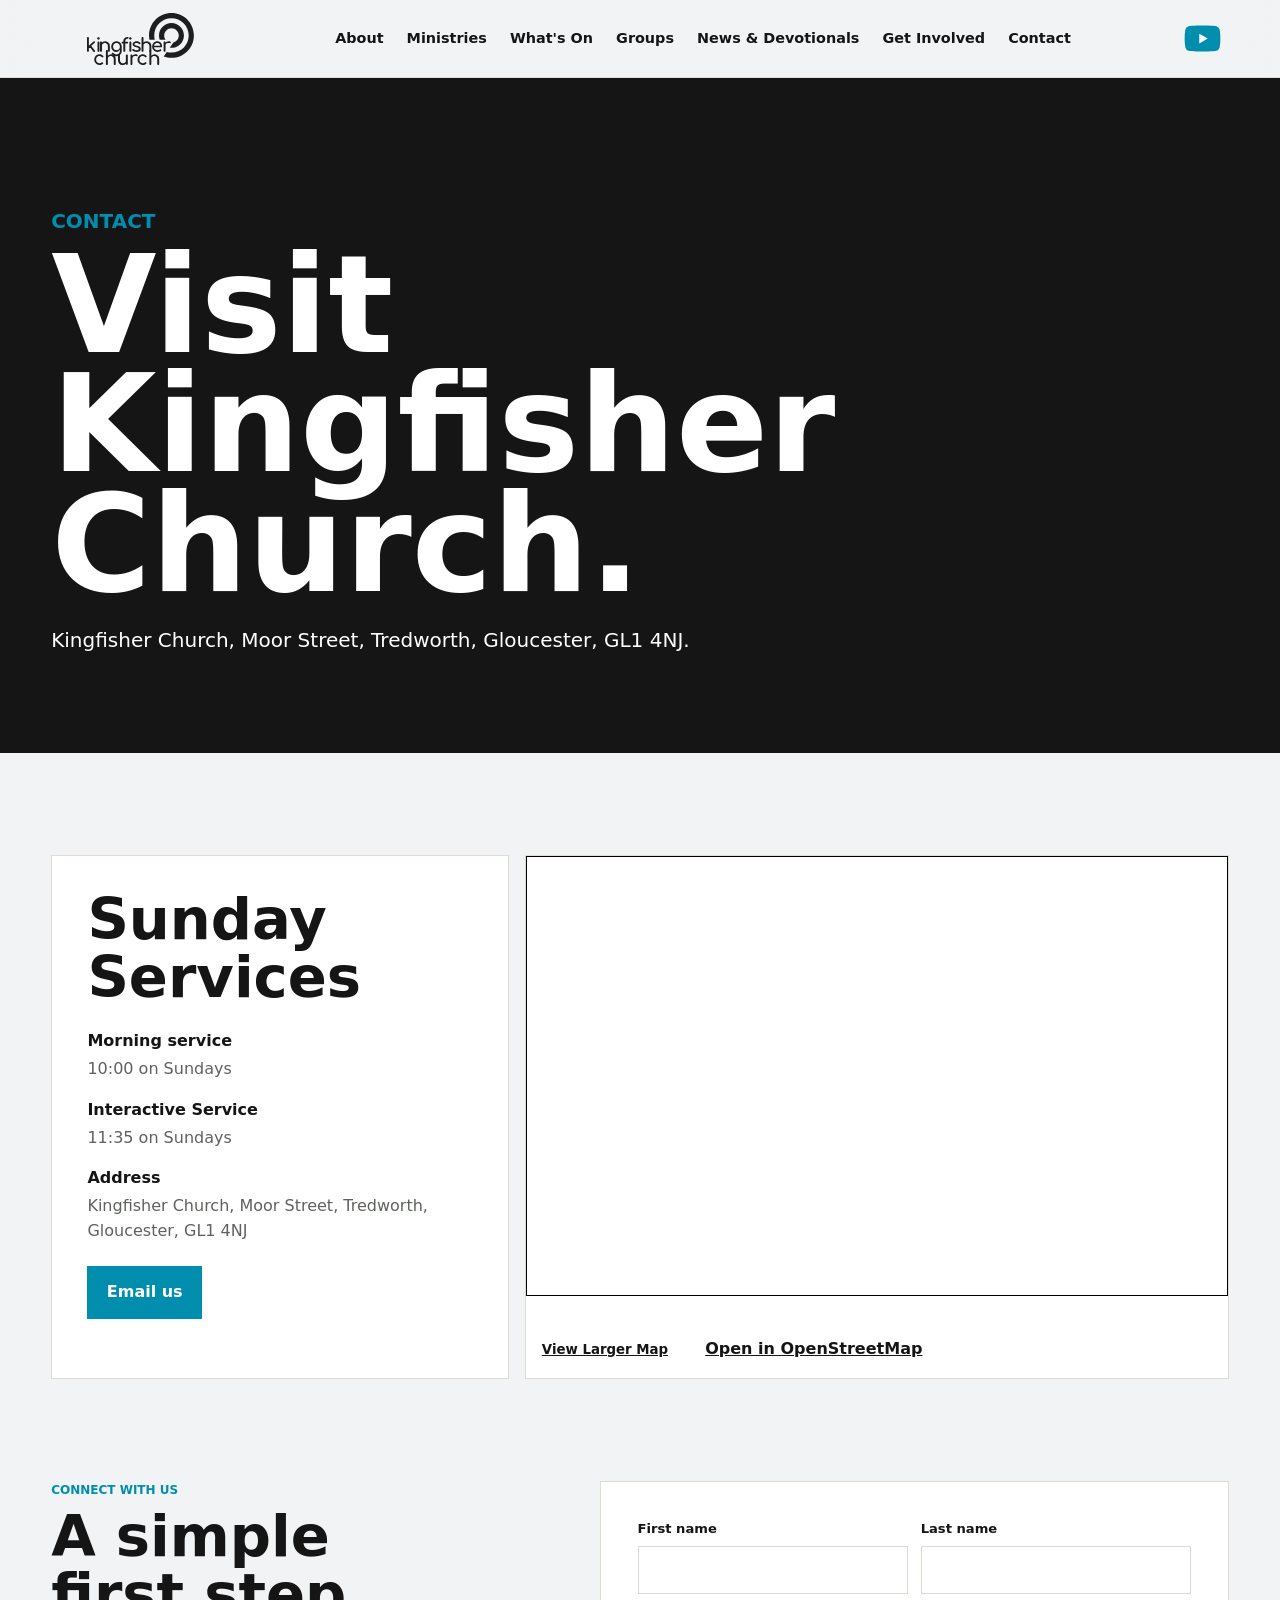
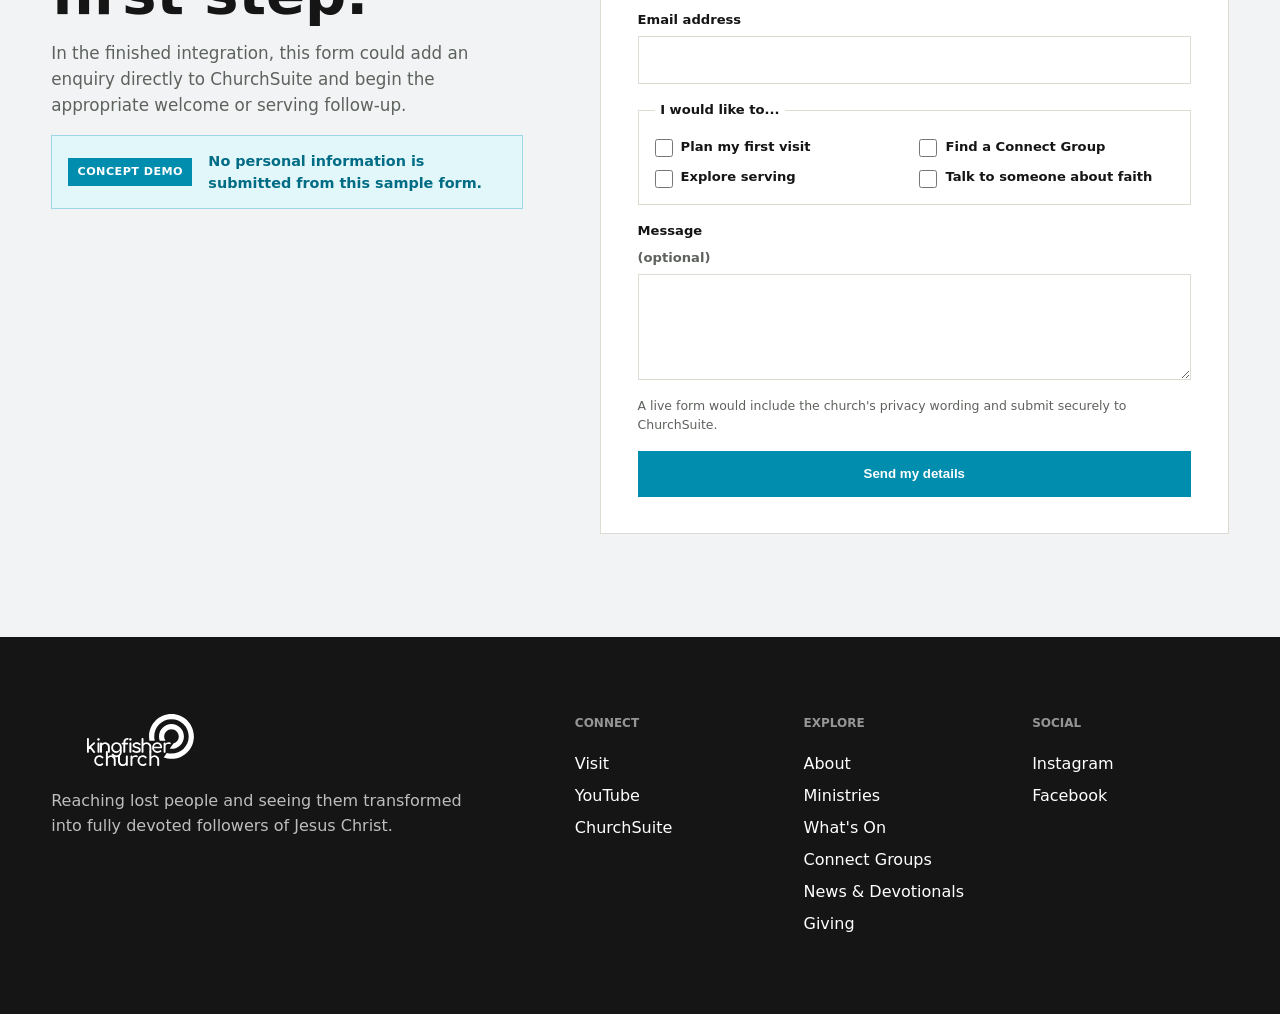
<file: contact.html>
<!doctype html>
<html lang="en">
  <head>
    <meta charset="utf-8" />
    <meta name="viewport" content="width=device-width, initial-scale=1" />
    <title>Contact | Kingfisher Church</title>
    <link rel="stylesheet" href="assets/css/styles.css" />
    <script src="assets/js/content.js" defer></script>
    <script src="assets/js/main.js?v=5" defer></script>
    <script src="assets/js/churchsuite-demo.js" defer></script>
  </head>
  <body data-page="contact">
    <a class="skip-link" href="#main">Skip to content</a>
    <header class="site-header" data-header></header>
    <div class="mobile-menu" id="mobile-menu" aria-hidden="true" data-mobile-menu></div>

    <main id="main">
      <section class="page-hero compact-hero">
        <p class="eyebrow">Contact</p>
        <h1>Visit Kingfisher Church.</h1>
        <p>Kingfisher Church, Moor Street, Tredworth, Gloucester, GL1 4NJ.</p>
      </section>

      <section class="contact-layout">
        <div class="contact-card">
          <h2>Sunday Services</h2>
          <dl>
            <div>
              <dt>Morning service</dt>
              <dd>10:00 on Sundays</dd>
            </div>
            <div>
              <dt>Interactive Service</dt>
              <dd>11:35 on Sundays</dd>
            </div>
            <div>
              <dt>Address</dt>
              <dd>Kingfisher Church, Moor Street, Tredworth, Gloucester, GL1 4NJ</dd>
            </div>
          </dl>
          <a class="button" href="mailto:hello@kingfisherchurch.org.uk">Email us</a>
        </div>
        <div class="map-wrap">
         <iframe width="425" height="350" src="https://www.openstreetmap.org/export/embed.html?bbox=-2.2395586967468266%2C51.85136086272418%2C-2.2302675247192387%2C51.85762979664838&amp;layer=mapnik" style="border: 1px solid black"></iframe><br/><small><a href="https://www.openstreetmap.org/?#map=17/51.854495/-2.234913">View Larger Map</a></small>
          <a href="https://www.openstreetmap.org/search?query=Kingfisher%20Church%2C%20Moor%20Street%2C%20Tredworth%2C%20Gloucester%2C%20GL1%204NJ">Open in OpenStreetMap</a>
        </div>
      </section>

      <section class="connect-form-section" id="connect" aria-labelledby="connect-form-title">
        <div class="connect-form-intro">
          <p class="eyebrow">Connect With Us</p>
          <h2 id="connect-form-title">A simple first step.</h2>
          <p>In the finished integration, this form could add an enquiry directly to ChurchSuite and begin the appropriate welcome or serving follow-up.</p>
          <aside class="integration-demo-notice compact-demo-notice" aria-label="Demonstration notice">
            <span>Concept demo</span>
            <p>No personal information is submitted from this sample form.</p>
          </aside>
        </div>
        <div class="connect-form-panel">
          <form class="integration-form" data-demo-form>
            <div class="form-row">
              <label>
                First name
                <input type="text" name="first-name" autocomplete="given-name" required />
              </label>
              <label>
                Last name
                <input type="text" name="last-name" autocomplete="family-name" required />
              </label>
            </div>
            <label>
              Email address
              <input type="email" name="email" autocomplete="email" required />
            </label>
            <fieldset class="interest-fieldset">
              <legend>I would like to...</legend>
              <label><input type="checkbox" name="interest" value="visit" /> Plan my first visit</label>
              <label><input type="checkbox" name="interest" value="group" /> Find a Connect Group</label>
              <label><input type="checkbox" name="interest" value="serve" /> Explore serving</label>
              <label><input type="checkbox" name="interest" value="faith" /> Talk to someone about faith</label>
            </fieldset>
            <label>
              Message <span>(optional)</span>
              <textarea name="message" rows="4"></textarea>
            </label>
            <p class="form-privacy">A live form would include the church's privacy wording and submit securely to ChurchSuite.</p>
            <button class="button" type="submit">Send my details</button>
          </form>
          <div class="form-confirmation" data-form-confirmation hidden>
            <span aria-hidden="true">✓</span>
            <h3>Thanks — the team would take it from here.</h3>
            <p>This is a demonstration, so nothing has been submitted. In the live version, ChurchSuite could assign the appropriate tag, flow and follow-up person automatically.</p>
          </div>
        </div>
      </section>
    </main>
    <footer class="site-footer" data-footer></footer>
  </body>
</html>
</file>
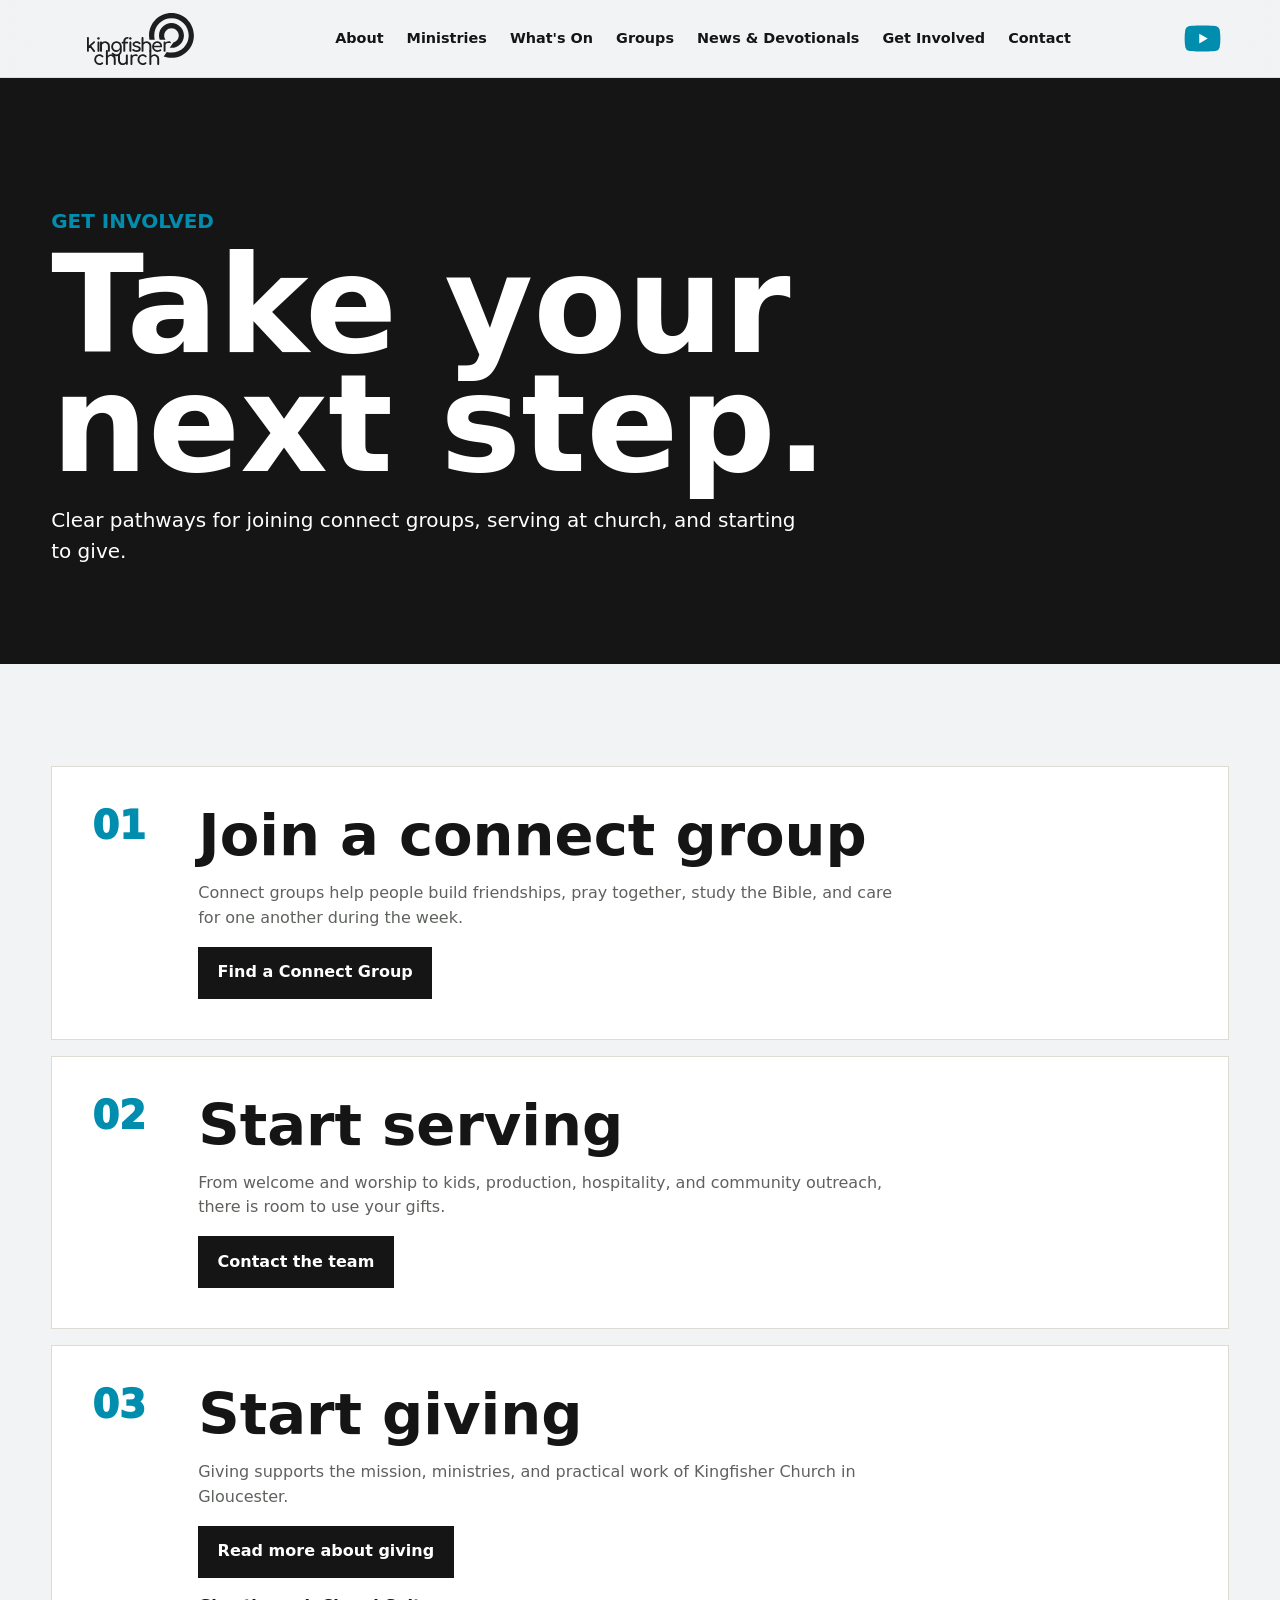
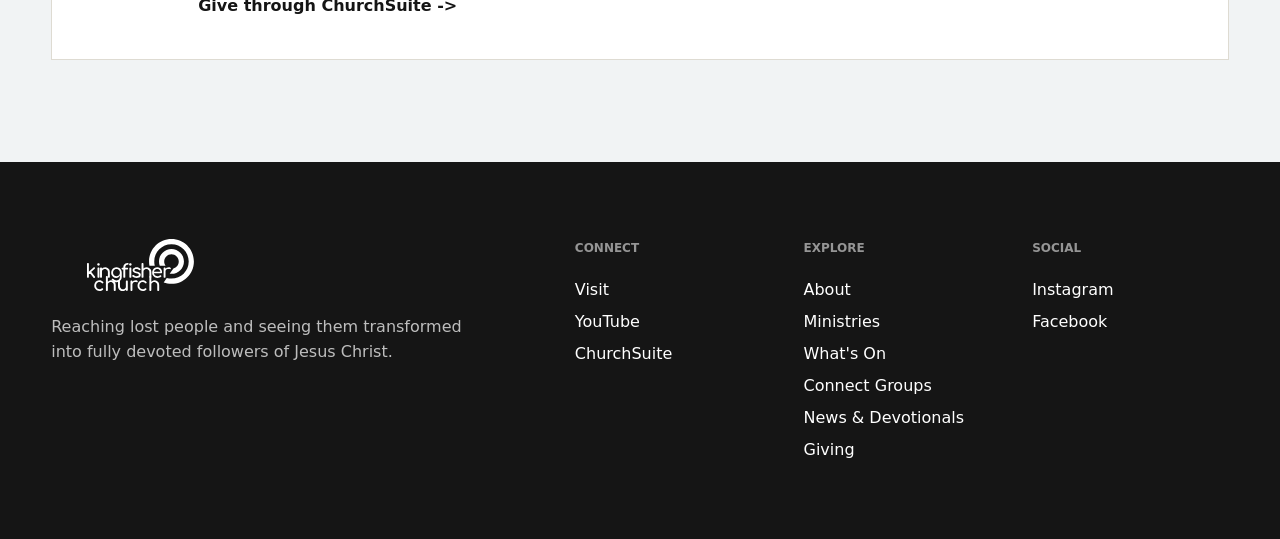
<file: get-involved.html>
<!doctype html>
<html lang="en">
  <head>
    <meta charset="utf-8" />
    <meta name="viewport" content="width=device-width, initial-scale=1" />
    <title>Get Involved | Kingfisher Church</title>
    <link rel="stylesheet" href="assets/css/styles.css" />
    <script src="assets/js/content.js" defer></script>
    <script src="assets/js/main.js?v=5" defer></script>
  </head>
  <body data-page="get-involved">
    <a class="skip-link" href="#main">Skip to content</a>
    <header class="site-header" data-header></header>
    <div class="mobile-menu" id="mobile-menu" aria-hidden="true" data-mobile-menu></div>

    <main id="main">
      <section class="page-hero">
        <p class="eyebrow">Get Involved</p>
        <h1>Take your next step.</h1>
        <p>Clear pathways for joining connect groups, serving at church, and starting to give.</p>
      </section>

      <section class="pathway-list" aria-label="Get involved pathways">
        <article id="connect-groups" class="pathway">
          <span>01</span>
          <div>
            <h2>Join a connect group</h2>
            <p>Connect groups help people build friendships, pray together, study the Bible, and care for one another during the week.</p>
            <a class="button button-secondary" href="groups.html">Find a Connect Group</a>
          </div>
        </article>
        <article id="serving" class="pathway">
          <span>02</span>
          <div>
            <h2>Start serving</h2>
            <p>From welcome and worship to kids, production, hospitality, and community outreach, there is room to use your gifts.</p>
            <a class="button button-secondary" href="contact.html">Contact the team</a>
          </div>
        </article>
        <article id="giving" class="pathway">
          <span>03</span>
          <div>
            <h2>Start giving</h2>
            <p>Giving supports the mission, ministries, and practical work of Kingfisher Church in Gloucester.</p>
            <a class="button button-secondary" href="giving.html">Read more about giving</a>
            <a class="pathway-more" href="https://kingfisherchurch.churchsuite.com/donate/">Give through ChurchSuite</a>
          </div>
        </article>
      </section>
    </main>
    <footer class="site-footer" data-footer></footer>
  </body>
</html>
</file>
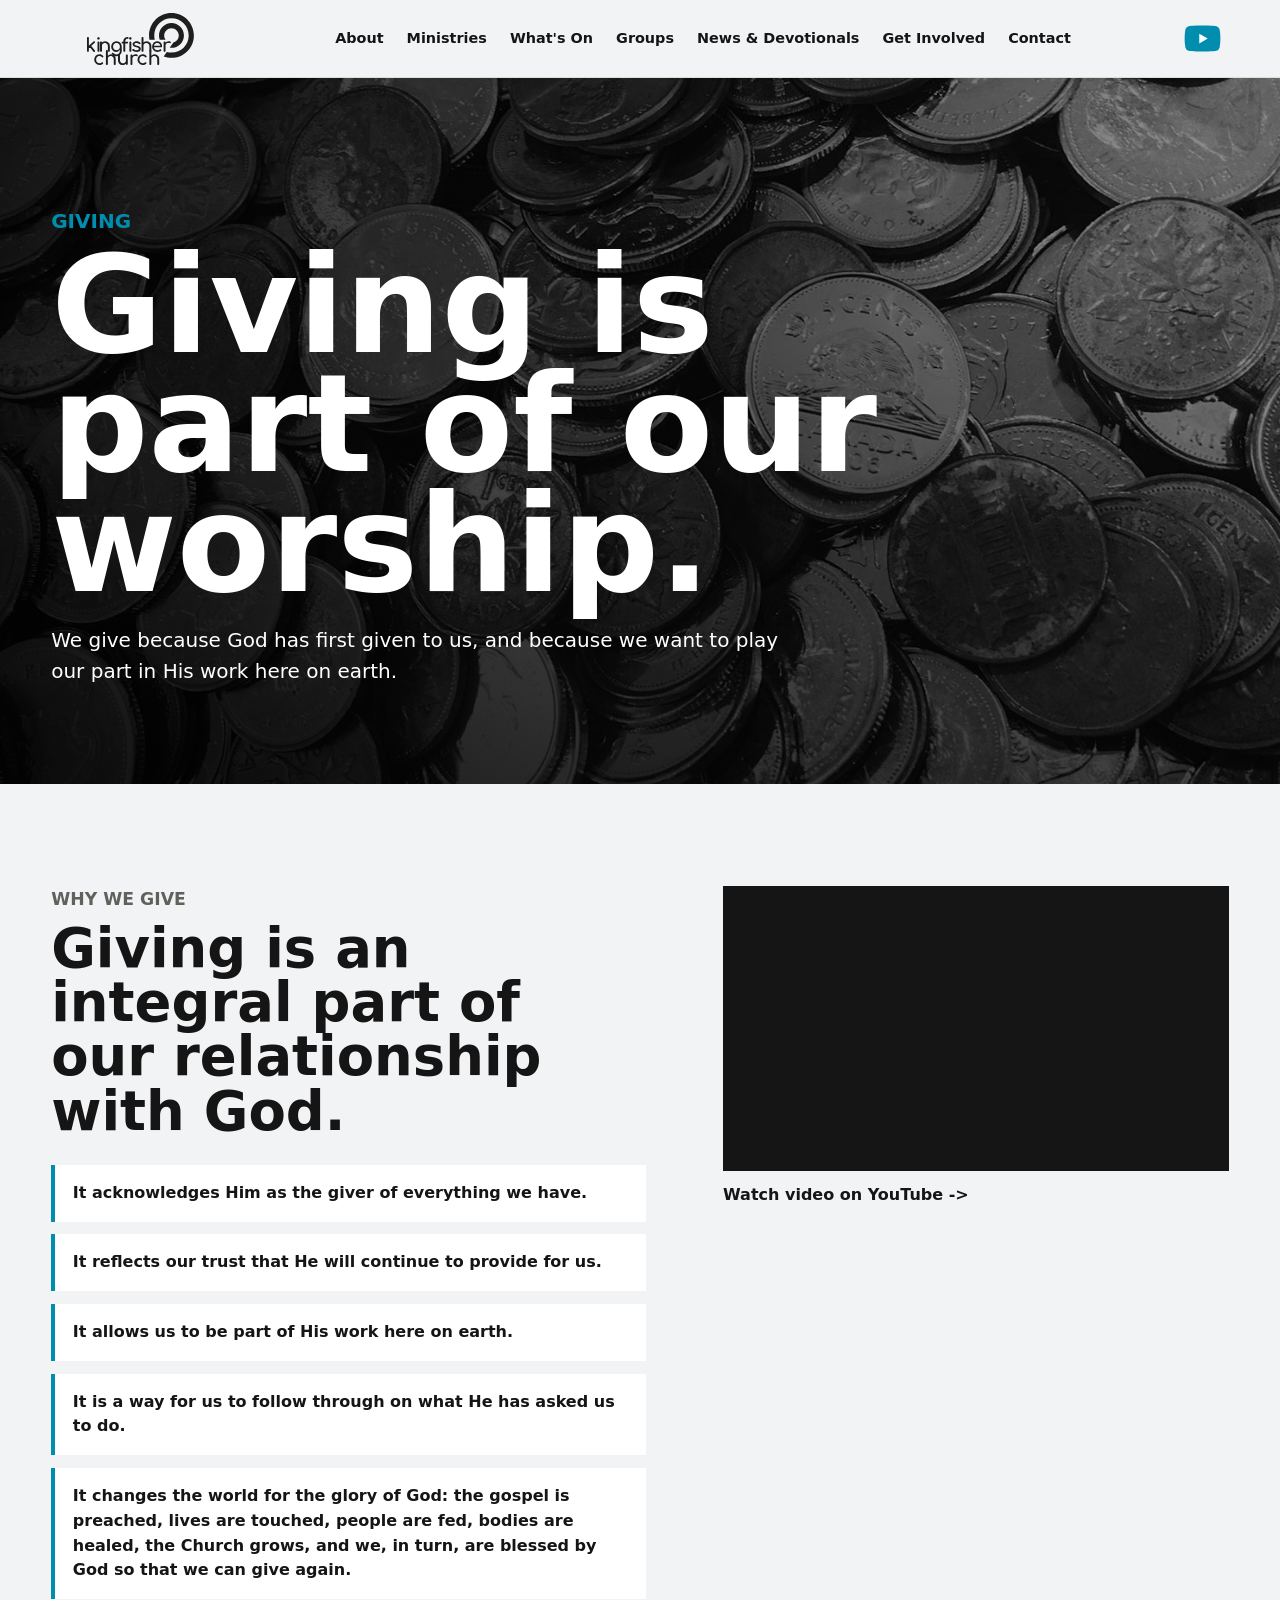
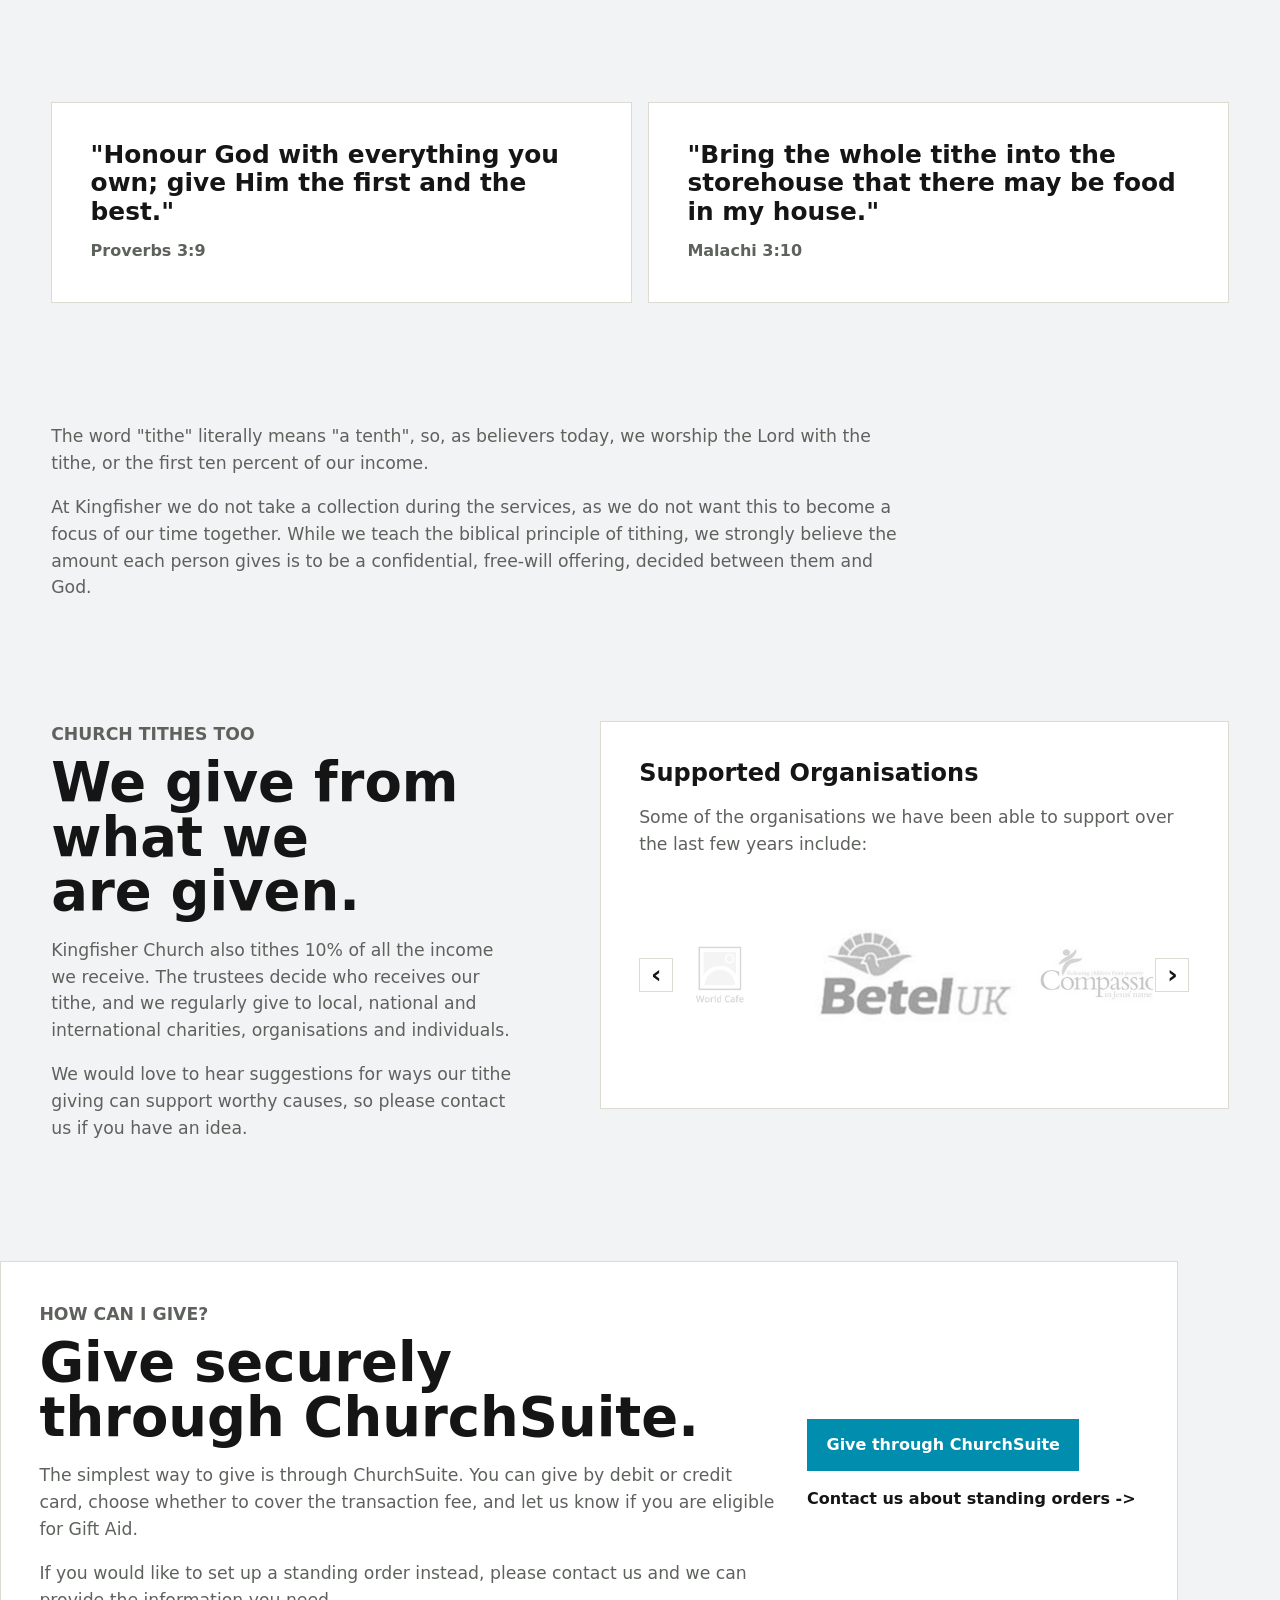
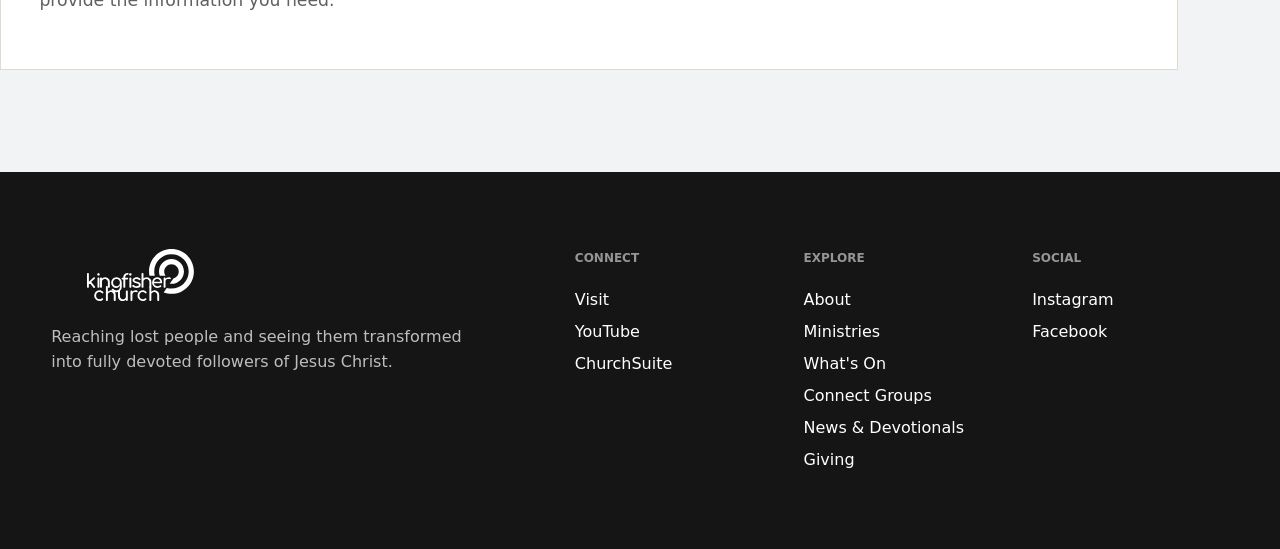
<file: giving.html>
<!doctype html>
<html lang="en">
  <head>
    <meta charset="utf-8" />
    <meta name="viewport" content="width=device-width, initial-scale=1" />
    <title>Giving | Kingfisher Church</title>
    <link rel="stylesheet" href="assets/css/styles.css" />
    <script src="assets/js/content.js" defer></script>
    <script src="assets/js/main.js?v=5" defer></script>
  </head>
  <body data-page="giving">
    <a class="skip-link" href="#main">Skip to content</a>
    <header class="site-header" data-header></header>
    <div class="mobile-menu" id="mobile-menu" aria-hidden="true" data-mobile-menu></div>

    <main id="main">
      <section class="page-hero compact-hero giving-hero">
        <p class="eyebrow">Giving</p>
        <h1>Giving is part of our worship.</h1>
        <p>We give because God has first given to us, and because we want to play our part in His work here on earth.</p>
      </section>

      <section class="giving-layout">
        <div class="giving-copy">
          <p class="eyebrow">Why We Give</p>
          <h2>Giving is an integral part of our relationship with God.</h2>
          <ul class="teaching-list">
            <li>It acknowledges Him as the giver of everything we have.</li>
            <li>It reflects our trust that He will continue to provide for us.</li>
            <li>It allows us to be part of His work here on earth.</li>
            <li>It is a way for us to follow through on what He has asked us to do.</li>
            <li>
              It changes the world for the glory of God: the gospel is preached, lives are touched, people are fed,
              bodies are healed, the Church grows, and we, in turn, are blessed by God so that we can give again.
            </li>
          </ul>
        </div>
        <aside class="giving-media">
          <div class="video-frame">
            <iframe
              src="https://www.youtube.com/embed/8uwvE6Q4MDY"
              title="Kingfisher Church giving teaching video"
              allow="accelerometer; autoplay; clipboard-write; encrypted-media; gyroscope; picture-in-picture; web-share"
              referrerpolicy="strict-origin-when-cross-origin"
              allowfullscreen
            ></iframe>
          </div>
          <a class="video-fallback-link" href="https://www.youtube.com/watch?v=8uwvE6Q4MDY">Watch video on YouTube</a>
        </aside>
      </section>

      <section class="scripture-band" aria-label="Bible teaching on giving">
        <blockquote>
          <p>"Honour God with everything you own; give Him the first and the best."</p>
          <cite>Proverbs 3:9</cite>
        </blockquote>
        <blockquote>
          <p>"Bring the whole tithe into the storehouse that there may be food in my house."</p>
          <cite>Malachi 3:10</cite>
        </blockquote>
      </section>

      <section class="content-section">
        <div class="content-prose">
          <p>
            The word "tithe" literally means "a tenth", so, as believers today, we worship the Lord with the tithe,
            or the first ten percent of our income.
          </p>
          <p>
            At Kingfisher we do not take a collection during the services, as we do not want this to become a focus
            of our time together. While we teach the biblical principle of tithing, we strongly believe the amount
            each person gives is to be a confidential, free-will offering, decided between them and God.
          </p>
        </div>
      </section>

      <section class="giving-layout giving-layout-flipped">
        <div class="giving-copy">
          <p class="eyebrow">Church Tithes Too</p>
          <h2>We give from what we are given.</h2>
          <p>
            Kingfisher Church also tithes 10% of all the income we receive. The trustees decide who receives our
            tithe, and we regularly give to local, national and international charities, organisations and individuals.
          </p>
          <p>
            We would love to hear suggestions for ways our tithe giving can support worthy causes, so please contact
            us if you have an idea.
          </p>
        </div>
        <div class="support-note">
          <h3>Supported Organisations</h3>
          <p>Some of the organisations we have been able to support over the last few years include:</p>
          <div class="support-carousel" aria-label="Organisations Kingfisher Church has supported" data-support-carousel>
            <button class="carousel-control carousel-control-prev" type="button" aria-label="Previous organisation" data-carousel-prev>
              <span aria-hidden="true">&lsaquo;</span>
            </button>
            <div class="support-carousel-track" aria-live="polite">
              <figure class="support-slide">
                <img src="assets/img/supported/betel-uk.jpg" alt="Betel UK" />
                <figcaption>Betel UK</figcaption>
              </figure>
              <figure class="support-slide">
                <img src="assets/img/supported/compassion.jpg" alt="Compassion" />
                <figcaption>Compassion</figcaption>
              </figure>
              <figure class="support-slide">
                <img src="assets/img/supported/crisis.jpg" alt="Crisis" />
                <figcaption>Crisis</figcaption>
              </figure>
              <figure class="support-slide">
                <img src="assets/img/supported/gloucester-foodbank.jpg" alt="Gloucester Foodbank" />
                <figcaption>Gloucester Foodbank</figcaption>
              </figure>
              <figure class="support-slide">
                <img src="assets/img/supported/gloucester-city-mission.jpg" alt="Gloucester City Mission" />
                <figcaption>Gloucester City Mission</figcaption>
              </figure>
              <figure class="support-slide">
                <img src="assets/img/supported/london-school-of-theology.jpg" alt="London School of Theology" />
                <figcaption>London School of Theology</figcaption>
              </figure>
              <figure class="support-slide">
                <img src="assets/img/supported/premier-christian-radio.jpg" alt="Premier Christian Radio" />
                <figcaption>Premier Christian Radio</figcaption>
              </figure>
              <figure class="support-slide">
                <img src="assets/img/supported/kingfisher-treasure-seekers.jpg" alt="Kingfisher Treasure Seekers" />
                <figcaption>Kingfisher Treasure Seekers</figcaption>
              </figure>
              <figure class="support-slide">
                <img src="assets/img/supported/united-christian-broadcasters.jpg" alt="United Christian Broadcasters" />
                <figcaption>United Christian Broadcasters</figcaption>
              </figure>
              <figure class="support-slide">
                <img src="assets/img/supported/world-cafe.jpg" alt="World Cafe" />
                <figcaption>World Cafe</figcaption>
              </figure>
            </div>
            <button class="carousel-control carousel-control-next" type="button" aria-label="Next organisation" data-carousel-next>
              <span aria-hidden="true">&rsaquo;</span>
            </button>
          </div>
          <noscript>
            <div class="support-logo-fallback">
              <img src="assets/img/supported/betel-uk.jpg" alt="Betel UK" />
              <img src="assets/img/supported/compassion.jpg" alt="Compassion" />
              <img src="assets/img/supported/crisis.jpg" alt="Crisis" />
              <img src="assets/img/supported/gloucester-foodbank.jpg" alt="Gloucester Foodbank" />
              <img src="assets/img/supported/gloucester-city-mission.jpg" alt="Gloucester City Mission" />
              <img src="assets/img/supported/london-school-of-theology.jpg" alt="London School of Theology" />
              <img src="assets/img/supported/premier-christian-radio.jpg" alt="Premier Christian Radio" />
              <img src="assets/img/supported/kingfisher-treasure-seekers.jpg" alt="Kingfisher Treasure Seekers" />
              <img src="assets/img/supported/united-christian-broadcasters.jpg" alt="United Christian Broadcasters" />
              <img src="assets/img/supported/world-cafe.jpg" alt="World Cafe" />
            </div>
          </noscript>
        </div>
      </section>

      <section class="give-panel" aria-labelledby="how-give-title">
        <div>
          <p class="eyebrow">How Can I Give?</p>
          <h2 id="how-give-title">Give securely through ChurchSuite.</h2>
          <p>
            The simplest way to give is through ChurchSuite. You can give by debit or credit card, choose whether to
            cover the transaction fee, and let us know if you are eligible for Gift Aid.
          </p>
          <p>
            If you would like to set up a standing order instead, please contact us and we can provide the information
            you need.
          </p>
        </div>
        <div class="give-actions">
          <a class="button" href="https://kingfisherchurch.churchsuite.com/donate/">Give through ChurchSuite</a>
          <a class="arrow-link" href="contact.html">Contact us about standing orders</a>
        </div>
      </section>
    </main>
    <footer class="site-footer" data-footer></footer>
  </body>
</html>
</file>
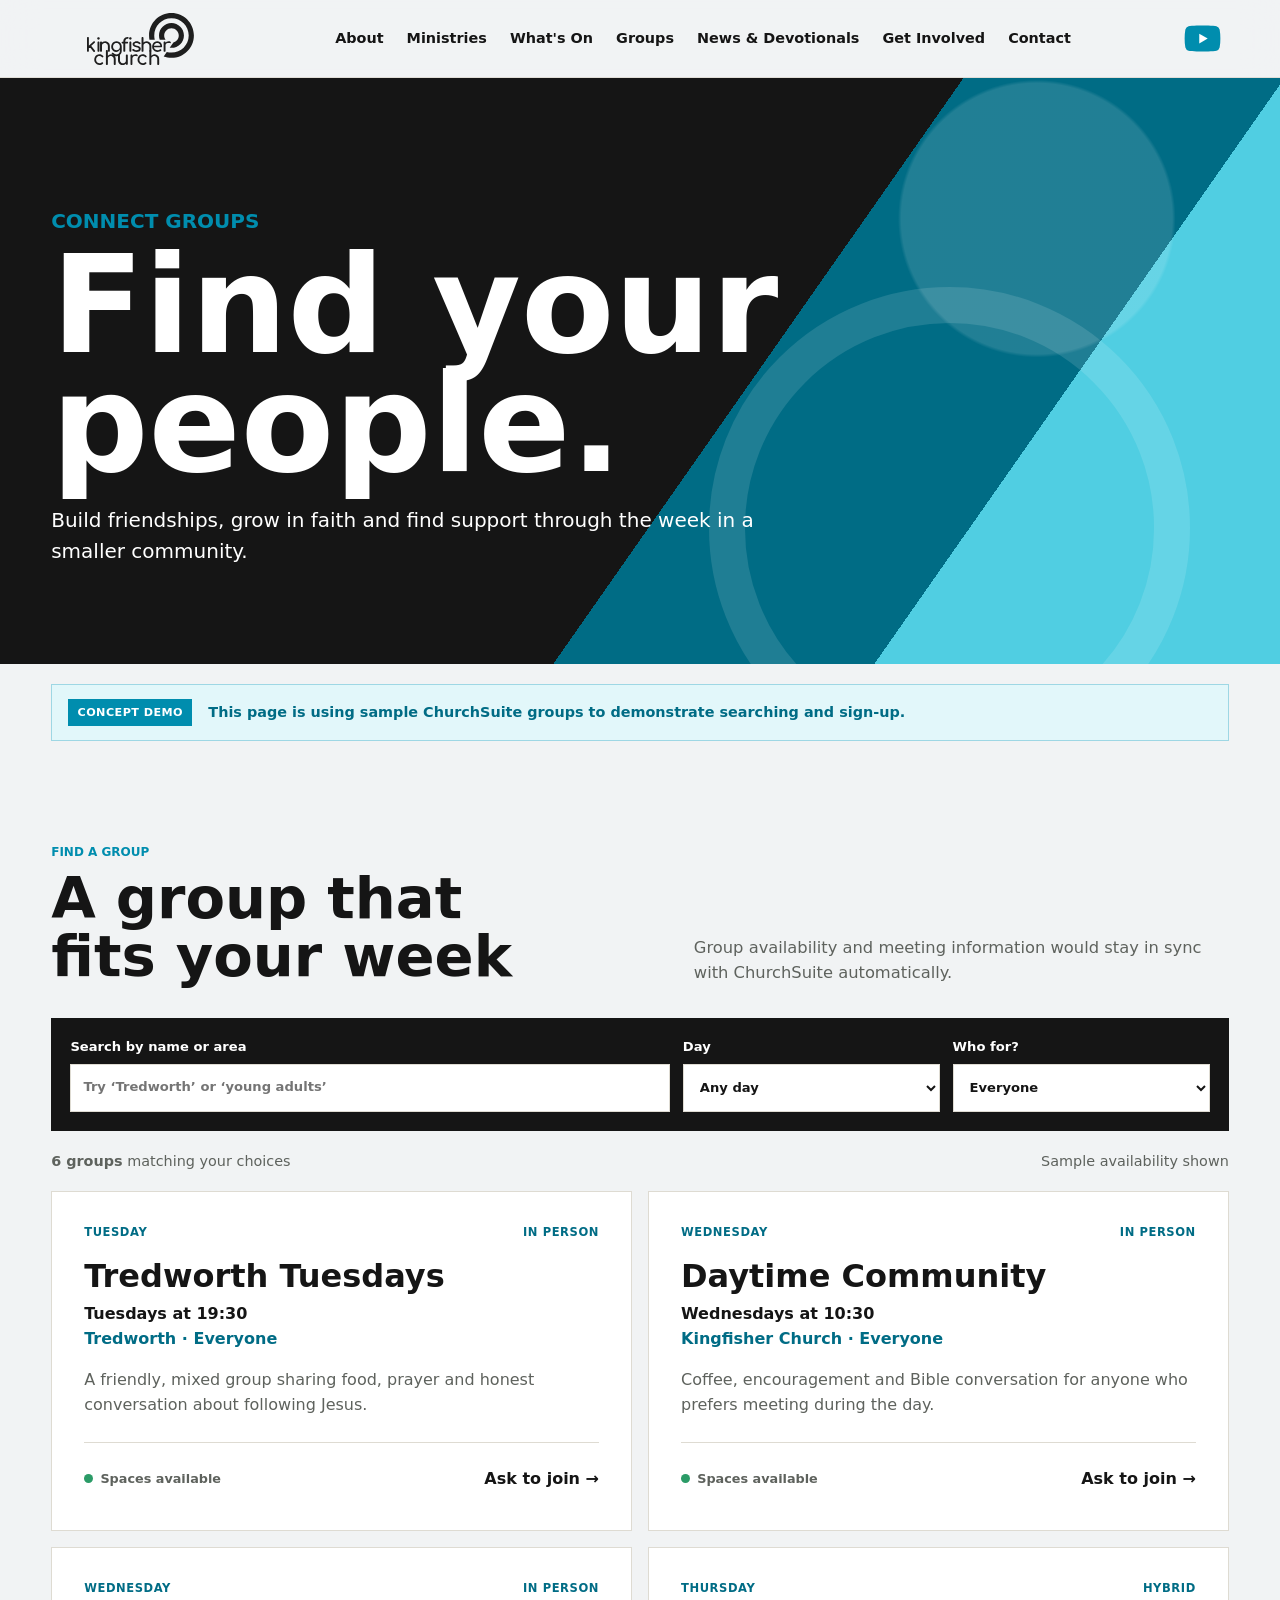
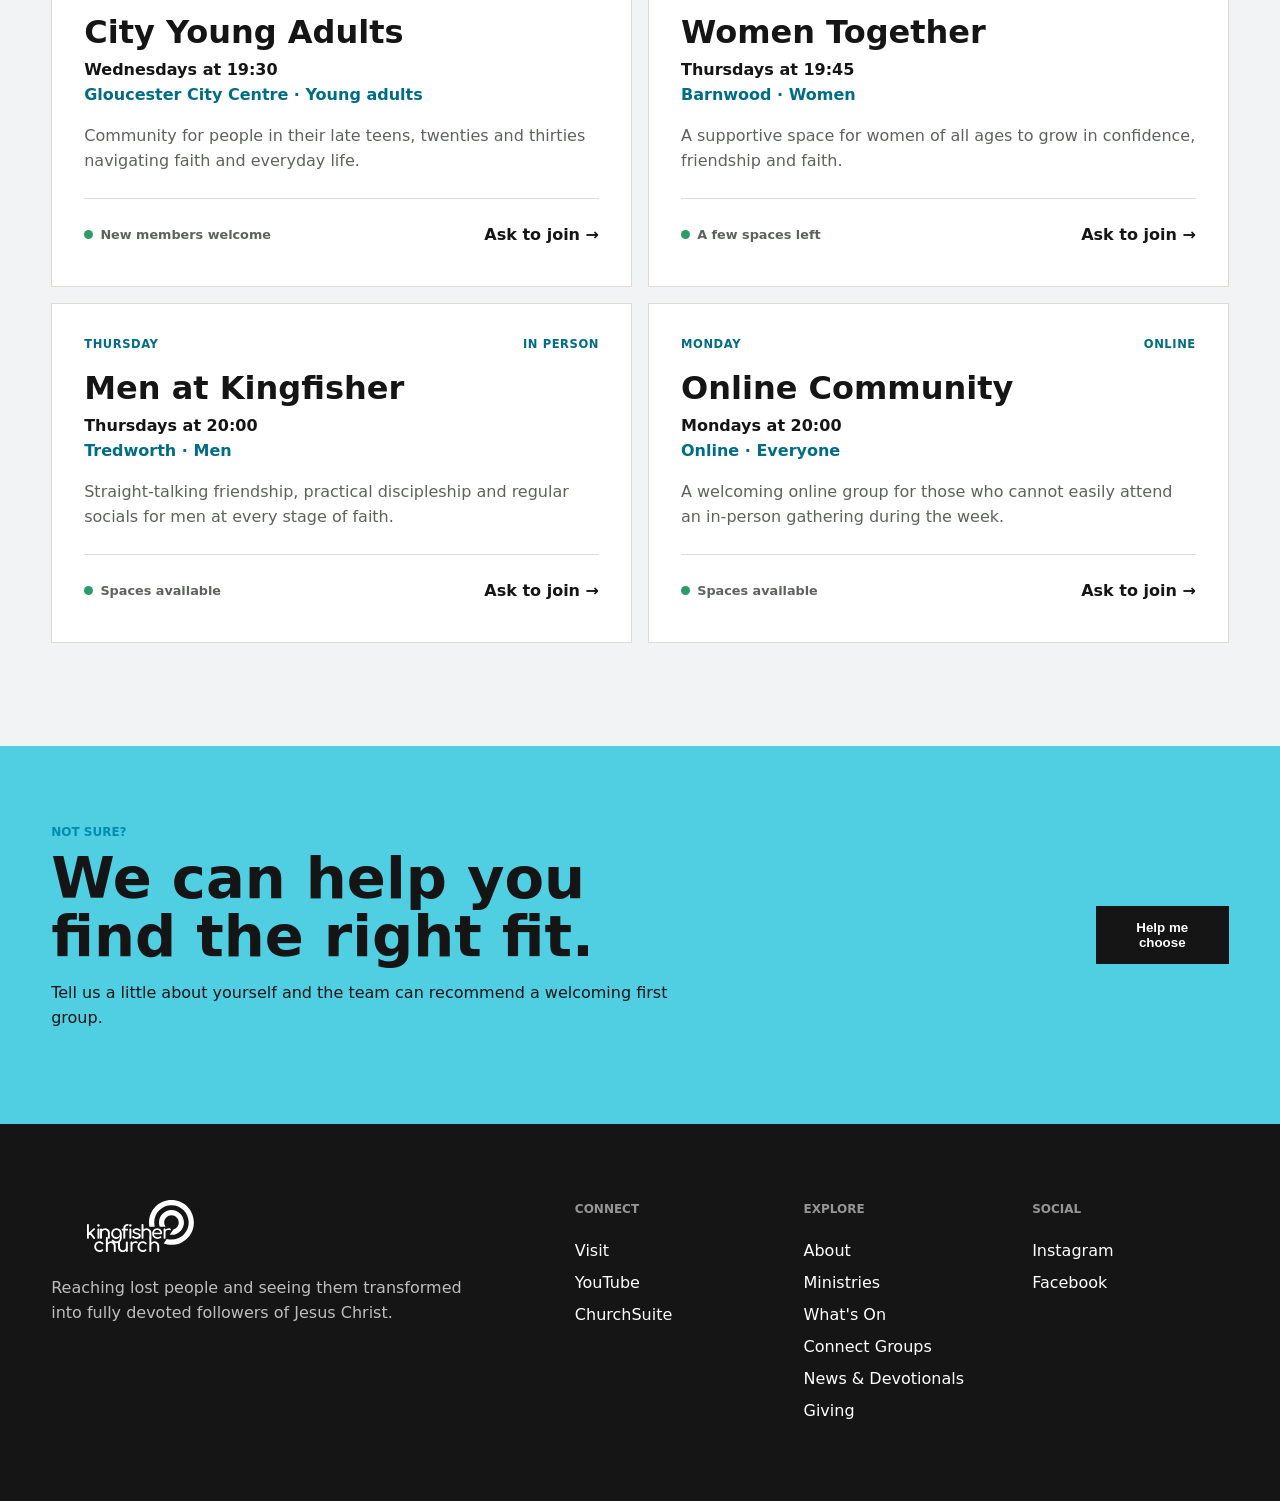
<file: groups.html>
<!doctype html>
<html lang="en">
  <head>
    <meta charset="utf-8" />
    <meta name="viewport" content="width=device-width, initial-scale=1" />
    <meta name="description" content="Find a Connect Group at Kingfisher Church in Gloucester." />
    <title>Connect Groups | Kingfisher Church</title>
    <link rel="stylesheet" href="assets/css/styles.css" />
    <script src="assets/js/content.js" defer></script>
    <script src="assets/js/churchsuite-demo-data.js" defer></script>
    <script src="assets/js/main.js?v=5" defer></script>
    <script src="assets/js/churchsuite-demo.js" defer></script>
  </head>
  <body data-page="groups">
    <a class="skip-link" href="#main">Skip to content</a>
    <header class="site-header" data-header></header>
    <div class="mobile-menu" id="mobile-menu" aria-hidden="true" data-mobile-menu></div>

    <main id="main">
      <section class="page-hero integration-hero groups-hero">
        <p class="eyebrow">Connect Groups</p>
        <h1>Find your people.</h1>
        <p>Build friendships, grow in faith and find support through the week in a smaller community.</p>
      </section>

      <aside class="integration-demo-notice" aria-label="Demonstration notice">
        <span>Concept demo</span>
        <p>This page is using sample ChurchSuite groups to demonstrate searching and sign-up.</p>
      </aside>

      <section class="integration-section" aria-labelledby="groups-title">
        <div class="section-heading integration-heading">
          <div>
            <p class="eyebrow">Find a Group</p>
            <h2 id="groups-title">A group that fits your week</h2>
          </div>
          <p class="section-intro">Group availability and meeting information would stay in sync with ChurchSuite automatically.</p>
        </div>

        <div class="group-finder">
          <label class="search-field">
            <span>Search by name or area</span>
            <input type="search" placeholder="Try ‘Tredworth’ or ‘young adults’" data-group-search />
          </label>
          <label>
            <span>Day</span>
            <select data-group-day>
              <option value="All">Any day</option>
              <option>Monday</option>
              <option>Tuesday</option>
              <option>Wednesday</option>
              <option>Thursday</option>
            </select>
          </label>
          <label>
            <span>Who for?</span>
            <select data-group-audience>
              <option value="All">Everyone</option>
              <option>Young adults</option>
              <option>Women</option>
              <option>Men</option>
            </select>
          </label>
        </div>

        <div class="results-bar">
          <p><strong data-group-result-count>6 groups</strong> matching your choices</p>
          <p>Sample availability shown</p>
        </div>
        <div class="group-grid" data-group-list></div>
      </section>

      <section class="group-help-band">
        <div>
          <p class="eyebrow">Not Sure?</p>
          <h2>We can help you find the right fit.</h2>
          <p>Tell us a little about yourself and the team can recommend a welcoming first group.</p>
        </div>
        <button class="button button-secondary" type="button" data-group-open="tredworth-tuesdays">Help me choose</button>
      </section>
    </main>

    <dialog class="integration-dialog" data-details-dialog aria-labelledby="details-dialog-title">
      <button class="dialog-close" type="button" data-dialog-close aria-label="Close">×</button>
      <div class="dialog-intro">
        <p class="eyebrow" data-dialog-eyebrow></p>
        <h2 id="details-dialog-title" data-dialog-title></h2>
        <p data-dialog-summary></p>
      </div>
      <form class="integration-form" data-dialog-form>
        <label>
          Your name
          <input type="text" name="name" autocomplete="name" required />
        </label>
        <label>
          Email address
          <input type="email" name="email" autocomplete="email" required />
        </label>
        <label>
          What would help you feel at home? <span>(optional)</span>
          <textarea name="message" rows="3"></textarea>
        </label>
        <p class="form-privacy">In the live version, this would be submitted securely to ChurchSuite.</p>
        <button class="button" type="submit" data-dialog-submit>Send my enquiry</button>
      </form>
      <div class="form-confirmation" data-dialog-confirmation hidden>
        <span aria-hidden="true">✓</span>
        <h3>Your enquiry is ready.</h3>
        <p>This is a demonstration, so nothing has been submitted. A live form would now add the enquiry to ChurchSuite and notify the right group leader.</p>
      </div>
    </dialog>

    <footer class="site-footer" data-footer></footer>
  </body>
</html>
</file>
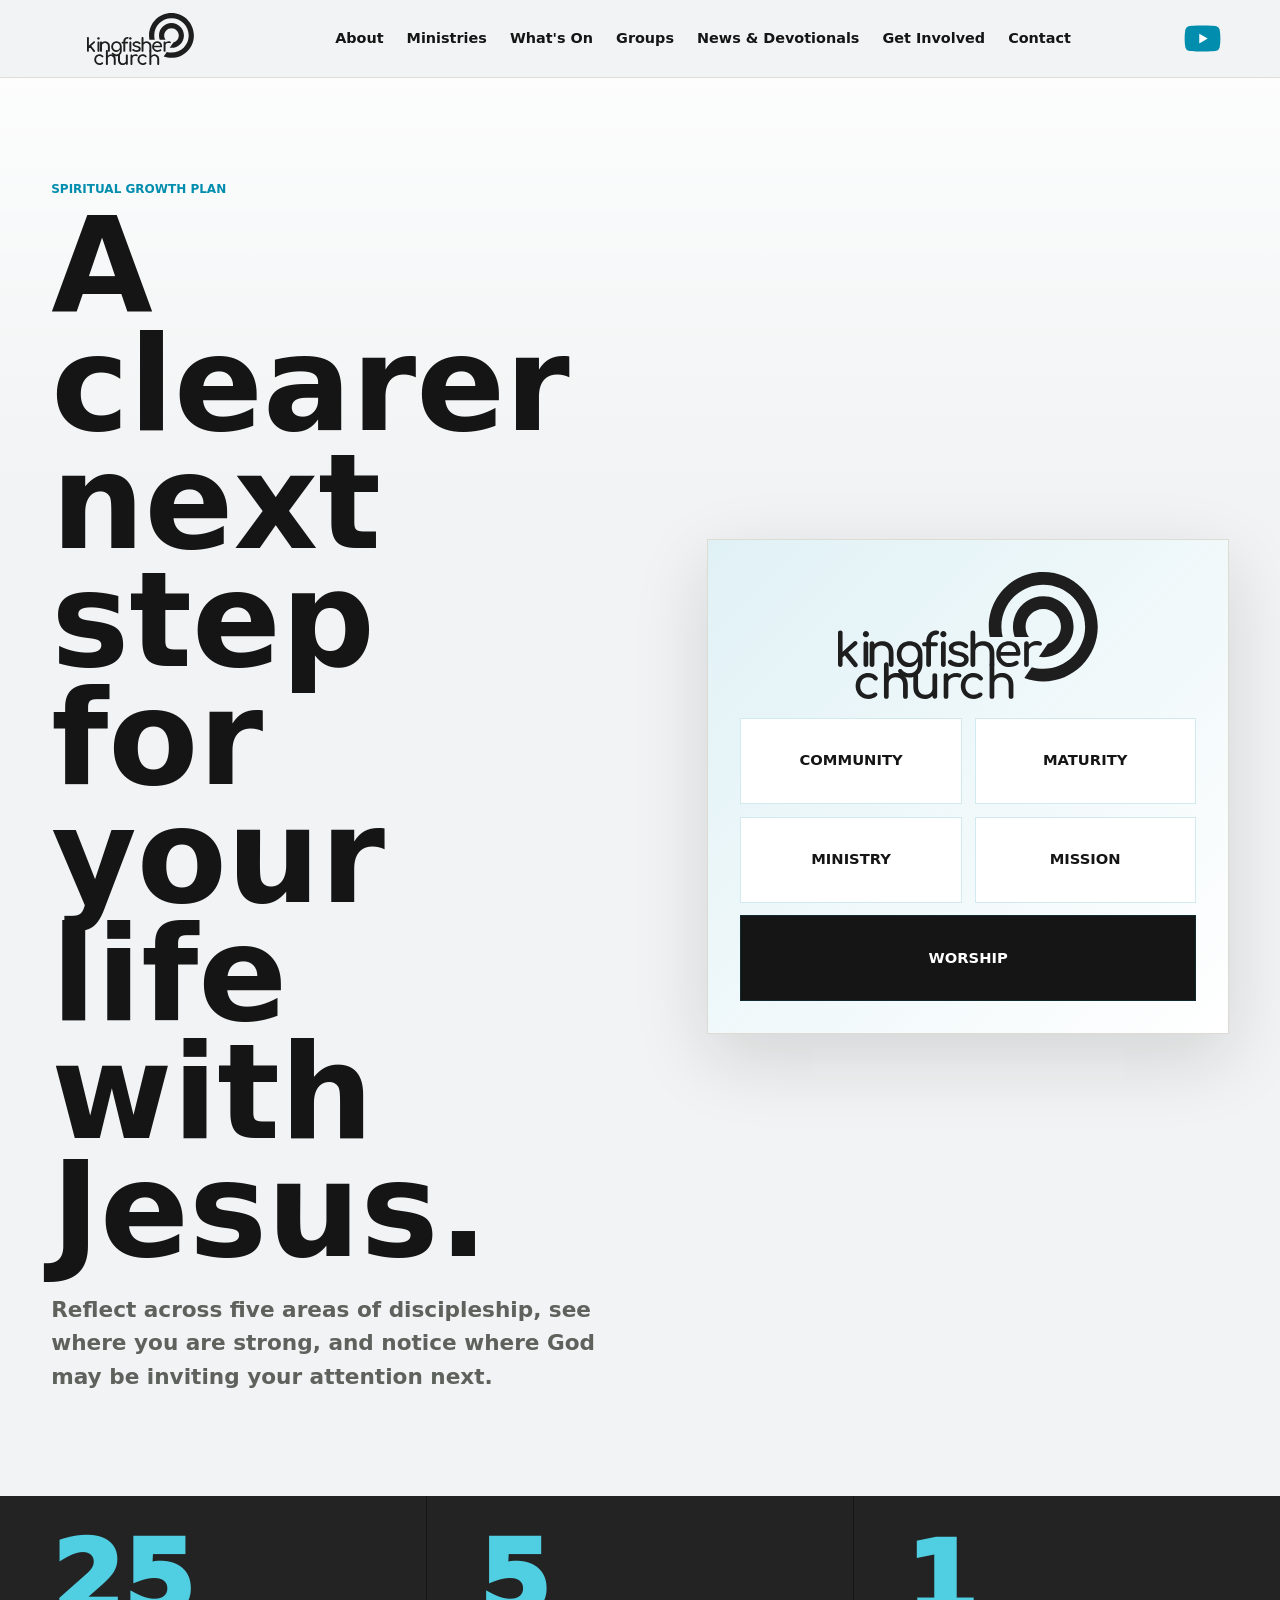
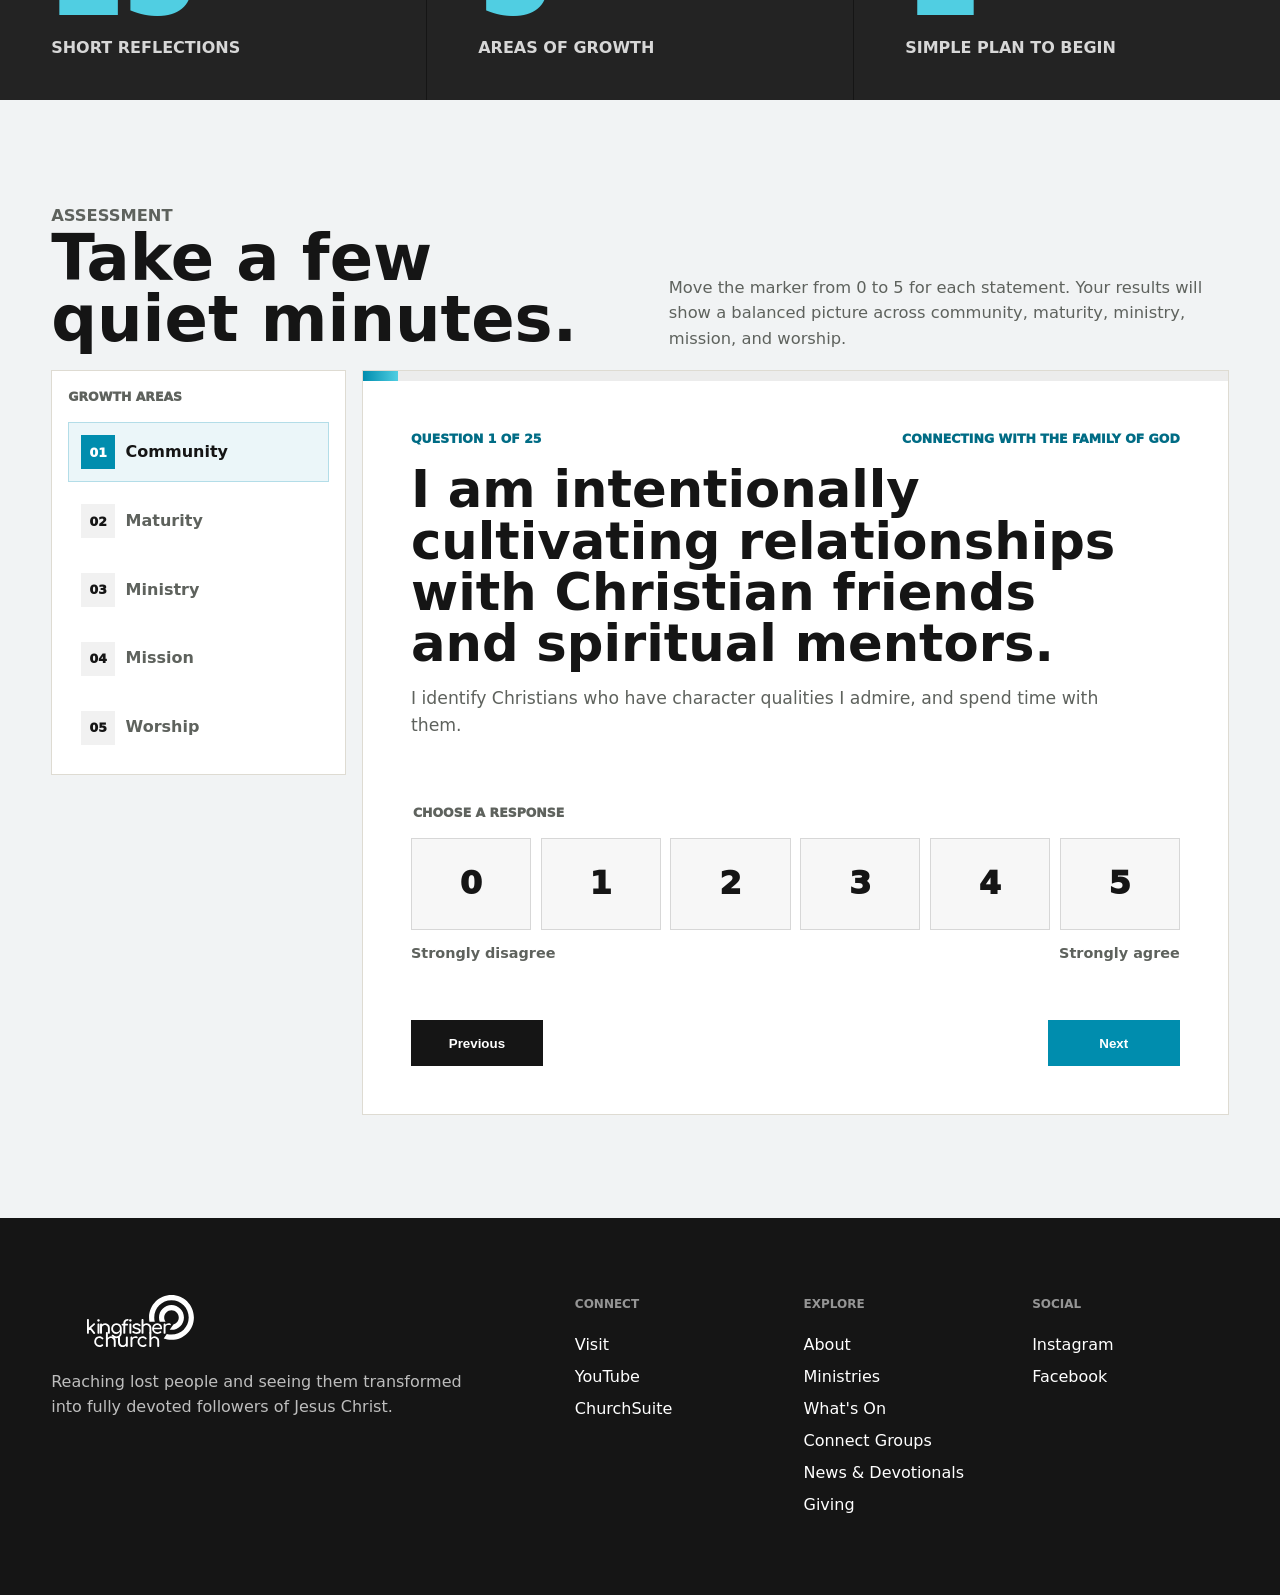
<file: spiritual-growth-plan.html>
<!doctype html>
<html lang="en">
  <head>
    <meta charset="utf-8" />
    <meta name="viewport" content="width=device-width, initial-scale=1" />
    <meta
      name="description"
      content="A spiritual growth plan assessment for reflecting on discipleship, community, ministry, mission, and worship."
    />
    <title>Spiritual Growth Plan | Kingfisher Church</title>
    <link rel="stylesheet" href="assets/css/styles.css" />
    <link rel="stylesheet" href="assets/css/spiritual-growth-plan.css" />
    <script src="assets/js/content.js" defer></script>
    <script src="assets/js/main.js?v=5" defer></script>
    <script src="assets/js/spiritual-growth-plan.js" defer></script>
  </head>
  <body data-page="spiritual-growth-plan">
    <a class="skip-link" href="#main">Skip to content</a>
    <header class="site-header" data-header></header>
    <div class="mobile-menu" id="mobile-menu" aria-hidden="true" data-mobile-menu></div>

    <main id="main" class="growth-page">
      <section class="growth-hero" aria-labelledby="growth-title">
        <div class="growth-hero-copy">
          <p class="eyebrow">Spiritual Growth Plan</p>
          <h1 id="growth-title">A clearer next step for your life with Jesus.</h1>
          <p>
            Reflect across five areas of discipleship, see where you are strong, and notice where God may be
            inviting your attention next.
          </p>
        </div>
        <div class="growth-hero-panel" aria-label="Spiritual growth areas">
          <img src="assets/img/churchlogo.svg" alt="Kingfisher Church" />
          <div class="purpose-wheel" aria-hidden="true">
            <span>Community</span>
            <span>Maturity</span>
            <span>Ministry</span>
            <span>Mission</span>
            <span>Worship</span>
          </div>
        </div>
      </section>

      <section class="growth-intro-band" aria-label="Assessment overview">
        <article>
          <span>25</span>
          <p>short reflections</p>
        </article>
        <article>
          <span>5</span>
          <p>areas of growth</p>
        </article>
        <article>
          <span>1</span>
          <p>simple plan to begin</p>
        </article>
      </section>

      <section class="assessment-shell" aria-labelledby="assessment-title">
        <div class="assessment-heading">
          <div>
            <p class="eyebrow">Assessment</p>
            <h2 id="assessment-title">Take a few quiet minutes.</h2>
          </div>
          <p>
            Move the marker from 0 to 5 for each statement. Your results will show a balanced picture across
            community, maturity, ministry, mission, and worship.
          </p>
        </div>

        <div class="assessment-layout">
          <aside class="growth-map" aria-label="Assessment categories">
            <h2>Growth areas</h2>
            <ol data-category-list></ol>
          </aside>

          <div class="assessment-card">
            <div class="progress-track" aria-hidden="true">
              <div class="progress-fill" data-progress-fill></div>
            </div>

            <form class="question-stage" data-question-stage>
              <div class="question-meta">
                <span data-question-count></span>
                <span data-category-name></span>
              </div>
              <h2 data-question-text></h2>
              <p data-question-detail></p>

              <fieldset class="rating-field">
                <legend>Choose a response</legend>
                <div class="rating-options" data-rating-options></div>
                <div class="rating-scale">
                  <span>Strongly disagree</span>
                  <span>Strongly agree</span>
                </div>
              </fieldset>

              <div class="assessment-controls">
                <button class="button button-secondary" type="button" data-previous>Previous</button>
                <button class="button" type="button" data-next disabled>Next</button>
              </div>
            </form>

            <section class="results-stage" data-results-stage hidden aria-live="polite">
              <div class="results-heading">
                <p class="eyebrow">Your Results</p>
                <h2>Your spiritual growth snapshot</h2>
                <p>
                  These scores are a conversation starter rather than a verdict. Look for one area where a simple,
                  honest next step could help you grow.
                </p>
              </div>
              <div class="results-grid" data-results-grid></div>
              <div class="assessment-controls">
                <button class="button button-secondary" type="button" data-restart>Start again</button>
              </div>
            </section>
          </div>
        </div>
      </section>
    </main>

    <footer class="site-footer" data-footer></footer>
  </body>
</html>
</file>
<file: assets/css/styles.css>
:root {
  --ink: #151515;
  --muted: #5e625d;
  --paper: #f1f3f4;
  --panel: #ffffff;
  --line: #dedbd2;
  --teal: #008dae;
  --teal-dark: #006c85;
  --coral: #008dae;
  --gold: #50cee2;
  --shadow: 0 24px 70px rgba(21, 21, 21, 0.14);
  --max: 1180px;
}

* {
  box-sizing: border-box;
}

html {
  scroll-behavior: smooth;
}

body {
  margin: 0;
  background: var(--paper);
  color: var(--ink);
  font-family:
    Inter, ui-sans-serif, system-ui, -apple-system, BlinkMacSystemFont, "Segoe UI", sans-serif;
  line-height: 1.55;
}

body.menu-open {
  overflow: hidden;
}

img {
  display: block;
  max-width: 100%;
}

a {
  color: inherit;
}

.skip-link {
  position: fixed;
  left: 1rem;
  top: 1rem;
  z-index: 30;
  transform: translateY(-150%);
  background: var(--ink);
  color: white;
  padding: 0.7rem 1rem;
}

.skip-link:focus {
  transform: translateY(0);
}

.site-header {
  position: sticky;
  top: 0;
  z-index: 20;
  display: flex;
  align-items: center;
  justify-content: space-between;
  min-height: 78px;
  padding: 0 4vw;
  background: rgba(241, 243, 244, 0.93);
  border-bottom: 1px solid rgba(222, 219, 210, 0.85);
  backdrop-filter: blur(18px);
}

.brand {
  display: inline-flex;
  align-items: center;
  color: var(--ink);
  font-weight: 800;
  text-decoration: none;
}

.brand-logo {
  display: block;
  width: 178px;
  max-width: 42vw;
  height: auto;
  max-height: 52px;
  object-fit: contain;
}

.desktop-nav,
.header-actions,
.hero-actions {
  display: flex;
  align-items: center;
  gap: clamp(0.8rem, 1.8vw, 1.6rem);
}

.desktop-nav a,
.text-link {
  color: var(--ink);
  font-size: 0.9rem;
  font-weight: 750;
  text-decoration: none;
}

.icon-link {
  display: inline-grid;
  width: 52px;
  height: 52px;
  place-items: center;
  color: var(--teal);
  text-decoration: none;
  transition:
    color 180ms ease,
    transform 180ms ease;
}

.icon-link:hover {
  color: var(--teal-dark);
  transform: translateY(-1px);
}

.icon-link svg {
  display: block;
  width: 39px;
  height: 39px;
  fill: currentColor;
}

.youtube-play {
  fill: white;
}

.desktop-nav a:hover,
.text-link:hover,
.arrow-link:hover,
.site-footer a:hover {
  color: var(--teal);
}

.button {
  display: inline-flex;
  align-items: center;
  justify-content: center;
  min-height: 46px;
  padding: 0.8rem 1.15rem;
  border: 1px solid var(--teal);
  background: var(--teal);
  color: white;
  font-weight: 800;
  text-decoration: none;
  transition:
    background 180ms ease,
    border-color 180ms ease,
    transform 180ms ease;
}

.button:hover {
  background: var(--teal-dark);
  border-color: var(--teal-dark);
  transform: translateY(-1px);
}

.button-small {
  min-height: 38px;
  padding: 0.55rem 0.95rem;
}

.button-ghost {
  background: rgba(255, 255, 255, 0.1);
  border-color: rgba(255, 255, 255, 0.6);
}

.button-secondary {
  background: var(--ink);
  border-color: var(--ink);
}

.menu-toggle {
  display: none;
  align-items: center;
  gap: 0.55rem;
  min-height: 42px;
  border: 1px solid var(--line);
  background: white;
  color: var(--ink);
  font: inherit;
  font-weight: 800;
  padding: 0.55rem 0.8rem;
}

.menu-icon {
  position: relative;
  width: 18px;
  height: 12px;
}

.menu-icon::before,
.menu-icon::after {
  position: absolute;
  left: 0;
  width: 18px;
  height: 2px;
  background: currentColor;
  content: "";
  transition:
    transform 180ms ease,
    top 180ms ease;
}

.menu-icon::before {
  top: 0;
}

.menu-icon::after {
  top: 10px;
}

.menu-open .menu-icon::before {
  top: 5px;
  transform: rotate(45deg);
}

.menu-open .menu-icon::after {
  top: 5px;
  transform: rotate(-45deg);
}

.mobile-menu {
  position: fixed;
  inset: 78px 0 0;
  z-index: 19;
  visibility: hidden;
  background: var(--paper);
  opacity: 0;
  transition:
    opacity 180ms ease,
    visibility 180ms ease;
}

.menu-open .mobile-menu {
  visibility: visible;
  opacity: 1;
}

.mobile-menu-inner {
  width: 100%;
  min-height: 100%;
  padding: 1rem 4vw 2rem;
  background: var(--paper);
  transform: translateX(100%);
  transition: transform 220ms ease;
}

.menu-open .mobile-menu-inner {
  transform: translateX(0);
}

.mobile-menu a,
.mobile-folder summary {
  display: flex;
  align-items: center;
  justify-content: space-between;
  min-height: 50px;
  border-bottom: 1px solid var(--line);
  color: var(--ink);
  font-size: 1.05rem;
  font-weight: 800;
  text-decoration: none;
}

.mobile-folder summary {
  cursor: pointer;
}

.mobile-folder a {
  padding-left: 1rem;
  color: var(--muted);
  font-size: 1rem;
}

.menu-group-title,
.eyebrow,
.tag {
  margin: 0 0 0.55rem;
  color: var(--coral);
  font-size: 0.75rem;
  font-weight: 900;
  letter-spacing: 0;
  text-transform: uppercase;
}

.mobile-feature-link {
  width: 100%;
  margin-top: 1.2rem;
}

.hero {
  position: relative;
  display: grid;
  min-height: clamp(620px, 82vh, 820px);
  align-items: end;
  padding: min(18vh, 9rem) 4vw 4vw;
  overflow: hidden;
  color: white;
}

.hero-media {
  position: absolute;
  inset: 0;
  background:
    linear-gradient(90deg, rgba(0, 0, 0, 0.72), rgba(0, 0, 0, 0.18)),
    linear-gradient(0deg, rgba(0, 0, 0, 0.5), transparent 45%),
    url("../img/kingfisher-hero.jpg") center / cover;
  transform: scale(1.02);
}

.hero-content {
  position: relative;
  width: min(820px, 100%);
}

.hero h1,
.page-hero h1 {
  max-width: 980px;
  margin: 0;
  font-size: 8.5rem;
  line-height: 0.88;
  letter-spacing: 0;
  text-wrap: balance;
}

.hero-copy {
  max-width: 720px;
  margin: 1.3rem 0 2rem;
  font-size: 1.45rem;
  font-weight: 700;
}

.service-band {
  display: grid;
  grid-template-columns: minmax(0, 0.8fr) minmax(300px, 1fr);
  gap: 2rem;
  align-items: center;
  padding: clamp(2rem, 5vw, 4rem) 4vw;
  background: var(--ink);
  color: white;
}

.service-band h2,
.section-heading h2,
.section-copy h2,
.cta-band h2,
.contact-card h2,
.pathway h2,
.values-band h2 {
  margin: 0;
  font-size: 3.6rem;
  line-height: 1;
  letter-spacing: 0;
  text-wrap: balance;
}

.service-times {
  display: grid;
  grid-template-columns: repeat(2, minmax(0, 1fr));
  gap: 1rem;
}

.service-times article {
  min-height: 150px;
  padding: 1.1rem;
  border: 1px solid rgba(255, 255, 255, 0.22);
  background: rgba(255, 255, 255, 0.08);
}

.service-times span {
  display: block;
  font-size: 5rem;
  font-weight: 950;
  line-height: 0.9;
}

.service-times p {
  margin: 0.85rem 0 0;
  color: rgba(255, 255, 255, 0.82);
  font-weight: 800;
}

.split-section,
.card-section,
.latest-section,
.devotional-callout,
.giving-layout,
.content-section,
.pastor-band,
.values-band,
.pathway-list,
.scripture-band,
.give-panel,
.contact-layout {
  width: min(var(--max), calc(100% - 8vw));
  margin: 0 auto;
  padding: clamp(3.5rem, 8vw, 7rem) 0;
}

.split-section {
  display: grid;
  grid-template-columns: minmax(0, 0.8fr) minmax(300px, 1.2fr);
  gap: clamp(2rem, 6vw, 5rem);
  align-items: center;
}

.section-copy p {
  max-width: 62ch;
  color: var(--muted);
  font-size: 1.08rem;
}

.arrow-link {
  color: var(--ink);
  font-weight: 900;
  text-decoration: none;
}

.arrow-link::after {
  content: " ->";
}

.image-pair {
  display: grid;
  grid-template-columns: 0.9fr 1.1fr;
  gap: 1rem;
  align-items: end;
}

.image-pair img,
.wide-image,
.feature-card img,
.post-card img,
.ministry-card img {
  width: 100%;
  object-fit: cover;
  background: var(--line);
}

.image-pair img:first-child {
  aspect-ratio: 4 / 5;
}

.image-pair img:last-child {
  aspect-ratio: 4 / 3;
  margin-bottom: 12%;
}

.wide-image {
  aspect-ratio: 5 / 3;
}

.section-heading {
  display: flex;
  align-items: end;
  justify-content: space-between;
  gap: 1.5rem;
  margin-bottom: 1.4rem;
}

.section-intro {
  max-width: 58ch;
  margin: 0;
  color: var(--muted);
  font-size: 1.02rem;
}

.story-section {
  align-items: start;
  grid-template-columns: minmax(0, 1fr) minmax(300px, 0.9fr);
}

.story-section .section-copy p {
  max-width: 66ch;
}

.story-aside {
  display: grid;
  gap: 1.2rem;
  align-content: start;
}

.story-aside .wide-image {
  aspect-ratio: 4 / 3;
}

.mission-quote {
  margin: 0;
  padding: 1.2rem 1.2rem 1.2rem 1.4rem;
  background: var(--panel);
  border-left: 5px solid var(--teal);
}

.mission-quote p {
  margin: 0;
  color: var(--ink);
  font-size: 1.5rem;
  font-weight: 900;
  line-height: 1.15;
  text-transform: uppercase;
}

.mission-quote cite {
  display: block;
  margin-top: 0.55rem;
  color: var(--muted);
  font-style: normal;
  font-weight: 800;
}

.pastor-band {
  display: grid;
  grid-template-columns: minmax(180px, 280px) minmax(0, 1fr);
  gap: clamp(1.4rem, 4vw, 3rem);
  align-items: center;
  padding-top: 0;
}

.pastor-photo {
  width: 100%;
  height: clamp(320px, 34vw, 420px);
  aspect-ratio: 4 / 5;
  object-fit: cover;
  object-position: center top;
  background: var(--line);
}

.pastor-copy {
  max-width: 680px;
  padding: clamp(1.4rem, 4vw, 2.4rem);
  background: var(--panel);
  border: 1px solid var(--line);
}

.pastor-copy h2 {
  margin: 0;
  font-size: 3rem;
  line-height: 1;
  letter-spacing: 0;
}

.pastor-copy p {
  color: var(--muted);
  font-size: 1.05rem;
}

.pastor-copy .leader-role {
  margin: 0.75rem 0 1rem;
  color: var(--ink);
  font-weight: 900;
}

.bio-placeholder {
  margin-bottom: 0;
  padding-top: 1rem;
  border-top: 1px solid var(--line);
  font-weight: 800;
}

.feature-grid,
.post-grid,
.ministry-grid,
.value-grid {
  display: grid;
  grid-template-columns: repeat(3, minmax(0, 1fr));
  gap: 1rem;
}

.feature-card,
.post-card,
.ministry-card,
.value-grid article,
.contact-card {
  background: var(--panel);
  border: 1px solid var(--line);
}

.feature-card img,
.post-card img {
  aspect-ratio: 4 / 3;
}

.feature-card div,
.post-card div,
.ministry-card div,
.value-grid article {
  padding: 1.2rem;
}

.core-values article {
  display: grid;
  grid-template-columns: 76px minmax(0, 1fr);
  gap: 1.2rem;
  align-content: start;
  align-items: start;
  min-height: 150px;
}

.core-values p {
  margin: 0;
  color: var(--ink);
  font-weight: 750;
}

.value-grid.core-values {
  grid-template-columns: repeat(2, minmax(0, 1fr));
}

.value-number {
  display: block;
  color: var(--teal);
  font-size: clamp(3.2rem, 6vw, 5rem);
  font-weight: 950;
  line-height: 0.82;
}

.feature-card h3,
.post-card h3,
.ministry-card h2,
.value-grid h3 {
  margin: 0 0 0.55rem;
  font-size: 1.35rem;
  line-height: 1.1;
}

.feature-card p,
.post-card p,
.ministry-card p,
.value-grid p {
  color: var(--muted);
}

.feature-card a {
  font-weight: 900;
  text-decoration: none;
}

.latest-section {
  padding-top: 0;
}

.devotional-callout {
  display: flex;
  align-items: center;
  justify-content: space-between;
  gap: 2rem;
  padding: clamp(1.8rem, 4vw, 2.6rem);
  background: var(--panel);
  border: 1px solid var(--line);
}

.devotional-callout h2 {
  margin: 0;
  font-size: 2.2rem;
  line-height: 1;
  letter-spacing: 0;
}

.devotional-callout p:not(.eyebrow) {
  max-width: 58ch;
  color: var(--muted);
}

.post-date {
  margin: 0;
  color: var(--teal);
  font-weight: 850;
}

.giving-layout {
  display: grid;
  grid-template-columns: minmax(0, 1fr) minmax(320px, 0.85fr);
  gap: clamp(2rem, 6vw, 5rem);
  align-items: start;
}

.giving-layout-flipped {
  grid-template-columns: minmax(320px, 0.75fr) minmax(0, 1fr);
  padding-top: 0;
}

.giving-copy h2,
.give-panel h2 {
  margin: 0;
  font-size: 3.4rem;
  line-height: 1;
  letter-spacing: 0;
  text-wrap: balance;
}

.giving-copy p,
.content-prose p,
.give-panel p,
.support-note p {
  color: var(--muted);
  font-size: 1.08rem;
}

.teaching-list {
  display: grid;
  gap: 0.8rem;
  margin: 1.6rem 0 0;
  padding: 0;
  list-style: none;
}

.teaching-list li {
  padding: 1rem 1.1rem;
  background: var(--panel);
  border-left: 4px solid var(--teal);
  color: var(--ink);
  font-weight: 750;
}

.giving-media {
  position: sticky;
  top: 104px;
}

.video-frame {
  position: relative;
  aspect-ratio: 16 / 9;
  background: var(--ink);
}

.video-frame iframe {
  position: absolute;
  inset: 0;
  width: 100%;
  height: 100%;
  border: 0;
}

.video-fallback-link {
  display: inline-block;
  margin-top: 0.75rem;
  color: var(--ink);
  font-weight: 900;
  text-decoration: none;
}

.video-fallback-link::after {
  content: " ->";
}

.scripture-band {
  display: grid;
  grid-template-columns: repeat(2, minmax(0, 1fr));
  gap: 1rem;
  padding-top: 0;
}

.scripture-band blockquote,
.support-note,
.give-panel {
  margin: 0;
  padding: clamp(1.4rem, 4vw, 2.4rem);
  background: var(--panel);
  border: 1px solid var(--line);
}

.scripture-band p {
  margin: 0;
  color: var(--ink);
  font-size: 1.55rem;
  font-weight: 900;
  line-height: 1.15;
}

.scripture-band cite {
  display: block;
  margin-top: 0.8rem;
  color: var(--muted);
  font-style: normal;
  font-weight: 850;
}

.content-section {
  padding-top: 0;
}

.content-prose {
  max-width: 850px;
}

.support-note h3 {
  margin: 0 0 0.7rem;
  font-size: 1.5rem;
  line-height: 1.1;
}

.support-carousel {
  position: relative;
  margin-top: 1.4rem;
  padding: 0 2.3rem;
}

.support-carousel-track {
  position: relative;
  height: 190px;
  overflow: hidden;
}

.support-slide {
  position: absolute;
  top: 50%;
  left: 50%;
  display: grid;
  width: min(62%, 270px);
  min-height: 126px;
  margin: 0;
  place-items: center;
  opacity: 0;
  pointer-events: none;
  transform: translate(-50%, -50%) scale(0.5);
  transition:
    opacity 300ms ease,
    transform 300ms ease;
}

.support-slide:first-child,
.support-slide.is-active {
  z-index: 2;
  opacity: 1;
  transform: translate(-50%, -50%) scale(1);
}

.support-carousel.is-ready .support-slide:first-child {
  opacity: 0;
  transform: translate(-50%, -50%) scale(0.5);
}

.support-carousel.is-ready .support-slide.is-active {
  opacity: 1;
  transform: translate(-50%, -50%) scale(1);
}

.support-slide.is-prev {
  z-index: 1;
  opacity: 0.5;
  transform: translate(-122%, -50%) scale(0.58);
}

.support-slide.is-next {
  z-index: 1;
  opacity: 0.5;
  transform: translate(22%, -50%) scale(0.58);
}

.support-slide img {
  width: 100%;
  height: 108px;
  object-fit: contain;
  filter: grayscale(1);
  opacity: 0.82;
}

.support-slide.is-active img {
  opacity: 0.9;
}

.support-slide figcaption {
  position: absolute;
  width: 1px;
  height: 1px;
  margin: -1px;
  padding: 0;
  overflow: hidden;
  clip: rect(0 0 0 0);
  white-space: nowrap;
  border: 0;
}

.carousel-control {
  position: absolute;
  top: 50%;
  z-index: 3;
  display: inline-grid;
  width: 34px;
  height: 34px;
  place-items: center;
  border: 1px solid var(--line);
  background: var(--panel);
  color: var(--ink);
  cursor: pointer;
  font: inherit;
  font-size: 1.6rem;
  font-weight: 900;
  line-height: 1;
  transform: translateY(-50%);
}

.carousel-control:hover {
  border-color: var(--teal);
  color: var(--teal);
}

.carousel-control-prev {
  left: 0;
}

.carousel-control-next {
  right: 0;
}

.support-logo-fallback {
  display: grid;
  grid-template-columns: repeat(2, minmax(0, 1fr));
  gap: 0.8rem;
  margin-top: 1.2rem;
}

.support-logo-fallback img {
  width: 100%;
  height: 58px;
  padding: 0.85rem;
  object-fit: contain;
  background: rgba(241, 243, 244, 0.72);
  border: 1px solid var(--line);
  filter: grayscale(1);
  opacity: 0.74;
}

.give-panel {
  display: grid;
  grid-template-columns: minmax(0, 1fr) minmax(250px, 0.45fr);
  gap: 2rem;
  align-items: center;
  margin-bottom: clamp(3.5rem, 8vw, 7rem);
}

.give-actions {
  display: grid;
  gap: 1rem;
  justify-items: start;
}

.cta-band {
  display: flex;
  align-items: center;
  justify-content: space-between;
  gap: 2rem;
  padding: clamp(2.5rem, 6vw, 5rem) 4vw;
  background: var(--gold);
}

.cta-band p {
  max-width: 60ch;
}

.site-footer {
  display: grid;
  grid-template-columns: 1.5fr repeat(3, minmax(120px, 0.6fr));
  gap: 2rem;
  padding: clamp(2.5rem, 6vw, 5rem) 4vw;
  background: var(--ink);
  color: white;
}

.site-footer p {
  max-width: 420px;
  color: rgba(255, 255, 255, 0.72);
}

.site-footer h2 {
  margin: 0 0 0.8rem;
  color: rgba(255, 255, 255, 0.55);
  font-size: 0.75rem;
  text-transform: uppercase;
}

.site-footer nav {
  display: grid;
  align-content: start;
  gap: 0.45rem;
}

.site-footer a {
  color: white;
  text-decoration: none;
}

.footer-brand {
  color: white;
}

.footer-brand .brand-logo {
  filter: brightness(0) invert(1);
}

.page-hero {
  padding: clamp(5rem, 10vw, 9rem) 4vw clamp(3rem, 6vw, 5rem);
  background: var(--ink);
  color: white;
}

.giving-hero {
  position: relative;
  overflow: hidden;
  isolation: isolate;
}

.giving-hero::before {
  position: absolute;
  inset: 0;
  z-index: -2;
  background: url("../img/giving-hero.jpg") center / cover;
  content: "";
  filter: grayscale(1);
  transform: scale(1.02);
}

.giving-hero::after {
  position: absolute;
  inset: 0;
  z-index: -1;
  background:
    linear-gradient(90deg, rgba(0, 0, 0, 0.84), rgba(0, 0, 0, 0.56) 48%, rgba(0, 0, 0, 0.28)),
    linear-gradient(0deg, rgba(0, 0, 0, 0.62), rgba(0, 0, 0, 0.18) 62%);
  content: "";
}

.page-hero p {
  max-width: 760px;
  font-size: 1.25rem;
}

[hidden] {
  display: none !important;
}

.integration-hero {
  position: relative;
  min-height: 500px;
  display: grid;
  align-content: end;
  overflow: hidden;
  isolation: isolate;
  background:
    radial-gradient(circle at 84% 18%, rgba(80, 206, 226, 0.42) 0 9%, transparent 9.3%),
    radial-gradient(circle at 78% 30%, rgba(0, 141, 174, 0.46) 0 17%, transparent 17.3%),
    linear-gradient(125deg, #151515 0 59%, #006c85 59% 78%, #008dae 78%);
}

.integration-hero::after {
  position: absolute;
  right: 7vw;
  bottom: -105px;
  z-index: -1;
  width: clamp(240px, 32vw, 450px);
  aspect-ratio: 1;
  border: 36px solid rgba(255, 255, 255, 0.12);
  border-radius: 50%;
  content: "";
}

.groups-hero {
  background:
    radial-gradient(circle at 81% 24%, rgba(255, 255, 255, 0.13) 0 12%, transparent 12.3%),
    linear-gradient(125deg, #151515 0 57%, #006c85 57% 76%, #50cee2 76%);
}

.integration-demo-notice {
  display: flex;
  width: min(var(--max), calc(100% - 8vw));
  margin: 1.25rem auto 0;
  align-items: center;
  gap: 1rem;
  padding: 0.85rem 1rem;
  background: #e2f7fa;
  border: 1px solid rgba(0, 141, 174, 0.3);
  color: var(--teal-dark);
}

.integration-demo-notice span {
  flex: 0 0 auto;
  padding: 0.32rem 0.58rem;
  background: var(--teal);
  color: white;
  font-size: 0.7rem;
  font-weight: 900;
  letter-spacing: 0.04em;
  text-transform: uppercase;
}

.integration-demo-notice p {
  margin: 0;
  font-size: 0.9rem;
  font-weight: 750;
}

.compact-demo-notice {
  width: auto;
  margin: 1rem 0 1.4rem;
}

.integration-section,
.integration-preview,
.connect-form-section {
  width: min(var(--max), calc(100% - 8vw));
  margin: 0 auto;
  padding: clamp(3.5rem, 8vw, 7rem) 0;
}

.integration-preview {
  padding-top: 0;
}

.integration-heading h2,
.connect-form-intro h2,
.group-help-band h2 {
  margin: 0;
  font-size: 3.6rem;
  line-height: 1;
  letter-spacing: 0;
  text-wrap: balance;
}

.filter-row {
  display: flex;
  gap: 0.55rem;
  margin: 2rem 0;
  overflow-x: auto;
  padding-bottom: 0.3rem;
  scrollbar-width: thin;
}

.filter-chip {
  flex: 0 0 auto;
  min-height: 42px;
  padding: 0.55rem 0.85rem;
  border: 1px solid var(--line);
  background: var(--panel);
  color: var(--ink);
  cursor: pointer;
  font: inherit;
  font-size: 0.86rem;
  font-weight: 850;
}

.filter-chip:hover,
.filter-chip.is-active {
  border-color: var(--teal);
  background: var(--teal);
  color: white;
}

.event-grid {
  display: grid;
  grid-template-columns: repeat(3, minmax(0, 1fr));
  gap: 1rem;
}

.event-card {
  display: grid;
  min-width: 0;
  background: var(--panel);
  border: 1px solid var(--line);
}

.event-card-image {
  position: relative;
}

.event-card-image img {
  width: 100%;
  aspect-ratio: 4 / 3;
  object-fit: cover;
  background: var(--line);
}

.event-date-tile {
  position: absolute;
  left: 1rem;
  bottom: 0;
  display: grid;
  min-width: 66px;
  padding: 0.5rem 0.65rem;
  place-items: center;
  background: var(--ink);
  color: white;
  text-decoration: none;
  transform: translateY(22%);
}

.event-date-tile span {
  font-size: 1.85rem;
  font-weight: 950;
  line-height: 1;
}

.event-date-tile strong {
  color: var(--gold);
  font-size: 0.72rem;
  letter-spacing: 0.08em;
  text-transform: uppercase;
}

.event-card-copy {
  display: flex;
  min-height: 330px;
  flex-direction: column;
  padding: 1.7rem 1.2rem 1.25rem;
}

.event-card-copy h3 {
  margin: 0 0 0.65rem;
  font-size: 1.55rem;
  line-height: 1.05;
}

.event-card-copy > p:not(.tag, .event-meta, .event-location) {
  color: var(--muted);
}

.event-meta,
.event-location {
  margin: 0;
  font-size: 0.88rem;
  font-weight: 800;
}

.event-location {
  color: var(--teal-dark);
}

.arrow-button {
  width: fit-content;
  margin: auto 0 0;
  padding: 0.45rem 0;
  border: 0;
  background: transparent;
  color: var(--ink);
  cursor: pointer;
  font: inherit;
  font-weight: 900;
  text-align: left;
}

.arrow-button::after {
  content: " →";
}

.arrow-button:hover {
  color: var(--teal);
}

.group-finder {
  display: grid;
  grid-template-columns: minmax(260px, 1.4fr) repeat(2, minmax(160px, 0.6fr));
  gap: 0.8rem;
  margin-top: 2rem;
  padding: 1.2rem;
  background: var(--ink);
  color: white;
}

.group-finder label,
.integration-form label {
  display: grid;
  gap: 0.4rem;
  font-size: 0.82rem;
  font-weight: 850;
}

.group-finder input,
.group-finder select,
.integration-form input,
.integration-form textarea {
  width: 100%;
  min-height: 48px;
  border: 1px solid var(--line);
  border-radius: 0;
  background: white;
  color: var(--ink);
  font: inherit;
  padding: 0.7rem 0.75rem;
}

.integration-form textarea {
  resize: vertical;
}

.group-finder input:focus,
.group-finder select:focus,
.integration-form input:focus,
.integration-form textarea:focus {
  border-color: var(--teal);
  outline: 3px solid rgba(80, 206, 226, 0.28);
}

.results-bar {
  display: flex;
  align-items: center;
  justify-content: space-between;
  gap: 1rem;
  margin: 1.2rem 0;
  color: var(--muted);
  font-size: 0.9rem;
}

.results-bar p {
  margin: 0;
}

.group-grid {
  display: grid;
  grid-template-columns: repeat(2, minmax(0, 1fr));
  gap: 1rem;
}

.group-card,
.empty-state {
  padding: clamp(1.3rem, 3vw, 2rem);
  background: var(--panel);
  border: 1px solid var(--line);
}

.group-card {
  display: flex;
  min-height: 340px;
  flex-direction: column;
}

.group-card-topline {
  display: flex;
  justify-content: space-between;
  gap: 1rem;
  color: var(--teal-dark);
  font-size: 0.72rem;
  font-weight: 900;
  letter-spacing: 0.05em;
  text-transform: uppercase;
}

.group-card h2 {
  margin: 1.1rem 0 0.65rem;
  font-size: 2rem;
  line-height: 1;
}

.group-card > p:not(.group-schedule, .group-location) {
  color: var(--muted);
}

.group-schedule,
.group-location {
  margin: 0;
  font-weight: 850;
}

.group-location {
  color: var(--teal-dark);
}

.group-card-footer {
  display: flex;
  align-items: center;
  justify-content: space-between;
  gap: 1rem;
  margin-top: auto;
  padding-top: 1rem;
  border-top: 1px solid var(--line);
}

.availability {
  display: inline-flex;
  align-items: center;
  gap: 0.45rem;
  color: var(--muted);
  font-size: 0.8rem;
  font-weight: 800;
}

.availability i {
  width: 9px;
  height: 9px;
  border-radius: 50%;
  background: #2b9b67;
}

.empty-state {
  grid-column: 1 / -1;
  text-align: center;
}

.group-help-band {
  display: flex;
  align-items: center;
  justify-content: space-between;
  gap: 2rem;
  padding: clamp(2.5rem, 6vw, 5rem) 4vw;
  background: var(--gold);
}

.group-help-band p:not(.eyebrow) {
  max-width: 62ch;
}

.integration-dialog {
  width: min(580px, calc(100% - 2rem));
  max-height: calc(100vh - 2rem);
  padding: clamp(1.3rem, 4vw, 2.4rem);
  overflow-y: auto;
  border: 0;
  background: var(--paper);
  box-shadow: var(--shadow);
  color: var(--ink);
}

.integration-dialog::backdrop {
  background: rgba(0, 0, 0, 0.72);
  backdrop-filter: blur(5px);
}

.dialog-close {
  position: absolute;
  top: 0.7rem;
  right: 0.8rem;
  width: 42px;
  height: 42px;
  border: 0;
  background: transparent;
  color: var(--ink);
  cursor: pointer;
  font-size: 2rem;
  line-height: 1;
}

.dialog-intro {
  padding-right: 2rem;
}

.dialog-intro h2 {
  margin: 0;
  font-size: clamp(2rem, 6vw, 3.2rem);
  line-height: 0.98;
}

.dialog-intro > p:last-child {
  color: var(--muted);
  font-weight: 750;
}

.integration-form {
  display: grid;
  gap: 1rem;
  margin-top: 1.5rem;
}

.integration-form label span {
  color: var(--muted);
  font-weight: 650;
}

.form-privacy {
  margin: 0;
  color: var(--muted);
  font-size: 0.78rem;
}

.form-confirmation {
  padding: 2rem 0 0.5rem;
  text-align: center;
}

.form-confirmation > span {
  display: grid;
  width: 64px;
  height: 64px;
  margin: 0 auto 1rem;
  place-items: center;
  border-radius: 50%;
  background: var(--teal);
  color: white;
  font-size: 2rem;
  font-weight: 900;
}

.form-confirmation h3 {
  margin: 0;
  font-size: 1.65rem;
}

.form-confirmation p {
  color: var(--muted);
}

.connect-form-section {
  display: grid;
  grid-template-columns: minmax(0, 0.75fr) minmax(320px, 1fr);
  gap: clamp(2rem, 6vw, 5rem);
  padding-top: 0;
  align-items: start;
}

.connect-form-intro {
  position: sticky;
  top: 105px;
}

.connect-form-intro > p:not(.eyebrow) {
  color: var(--muted);
  font-size: 1.05rem;
}

.connect-form-panel {
  padding: clamp(1.4rem, 4vw, 2.3rem);
  background: var(--panel);
  border: 1px solid var(--line);
}

.connect-form-panel .integration-form {
  margin: 0;
}

.form-row {
  display: grid;
  grid-template-columns: repeat(2, minmax(0, 1fr));
  gap: 0.8rem;
}

.interest-fieldset {
  display: grid;
  grid-template-columns: repeat(2, minmax(0, 1fr));
  gap: 0.65rem;
  margin: 0;
  padding: 1rem;
  border: 1px solid var(--line);
}

.interest-fieldset legend {
  padding: 0 0.35rem;
  font-size: 0.82rem;
  font-weight: 850;
}

.interest-fieldset label {
  display: flex;
  align-items: start;
  gap: 0.5rem;
  font-weight: 750;
}

.interest-fieldset input {
  width: 18px;
  min-height: 18px;
  flex: 0 0 auto;
  margin: 0.15rem 0 0;
}

.compact-hero {
  min-height: 420px;
  display: grid;
  align-content: end;
}

.ministry-grid {
  grid-template-columns: repeat(2, minmax(0, 1fr));
}

.ministry-card img {
  aspect-ratio: 16 / 9;
}

.pathway-list {
  display: grid;
  gap: 1rem;
}

.pathway {
  display: grid;
  grid-template-columns: 90px minmax(0, 1fr);
  gap: 1rem;
  padding: clamp(1.4rem, 4vw, 2.5rem);
  background: white;
  border: 1px solid var(--line);
}

.pathway > span {
  color: var(--coral);
  font-size: 2.4rem;
  font-weight: 950;
  line-height: 1;
}

.pathway p {
  max-width: 720px;
  color: var(--muted);
}

.pathway-more {
  display: block;
  width: fit-content;
  margin-top: 1rem;
  color: var(--ink);
  font-weight: 900;
  text-decoration: none;
}

.pathway-more::after {
  content: " ->";
}

.contact-layout {
  display: grid;
  grid-template-columns: minmax(280px, 0.65fr) minmax(320px, 1fr);
  gap: 1rem;
}

.contact-card {
  padding: clamp(1.4rem, 4vw, 2.2rem);
}

.contact-card dl {
  display: grid;
  gap: 1rem;
  margin: 1.4rem 0;
}

.contact-card dt {
  font-weight: 900;
}

.contact-card dd {
  margin: 0.2rem 0 0;
  color: var(--muted);
}

.map-wrap {
  min-height: 480px;
  background: white;
  border: 1px solid var(--line);
}

.map-wrap iframe {
  display: block;
  width: 100%;
  height: 440px;
  border: 0;
}

.map-wrap a {
  display: inline-block;
  padding: 1rem;
  font-weight: 850;
}

@media (max-width: 980px) {
  .desktop-nav,
  .header-actions .text-link,
  .header-actions .icon-link,
  .header-actions .button-small {
    display: none;
  }

  .menu-toggle {
    display: inline-flex;
  }

  .service-band,
  .split-section,
  .giving-layout,
  .pastor-band,
  .give-panel,
  .contact-layout,
  .connect-form-section {
    grid-template-columns: 1fr;
  }

  .hero h1,
  .page-hero h1 {
    font-size: 6.2rem;
  }

  .service-band h2,
  .section-heading h2,
  .section-copy h2,
  .giving-copy h2,
  .give-panel h2,
  .cta-band h2,
  .contact-card h2,
  .pathway h2,
  .values-band h2 {
    font-size: 2.9rem;
  }

  .integration-heading h2,
  .connect-form-intro h2,
  .group-help-band h2 {
    font-size: 2.9rem;
  }

  .service-times span {
    font-size: 4rem;
  }

  .pastor-photo {
    max-width: 320px;
  }

  .giving-media {
    position: static;
  }

  .connect-form-intro {
    position: static;
  }

  .group-finder {
    grid-template-columns: 1fr 1fr;
  }

  .group-finder .search-field {
    grid-column: 1 / -1;
  }

  .feature-grid,
  .post-grid,
  .event-grid,
  .scripture-band,
  .value-grid,
  .ministry-grid,
  .site-footer {
    grid-template-columns: 1fr 1fr;
  }
}

@media (max-width: 680px) {
  .site-header {
    min-height: 68px;
  }

  .brand-logo {
    width: 146px;
    max-height: 44px;
  }

  .mobile-menu {
    inset: 68px 0 0;
  }

  .hero {
    min-height: 640px;
  }

  .hero h1,
  .page-hero h1 {
    font-size: 3.6rem;
  }

  .hero-copy {
    font-size: 1.15rem;
  }

  .service-band h2,
  .section-heading h2,
  .section-copy h2,
  .giving-copy h2,
  .give-panel h2,
  .cta-band h2,
  .contact-card h2,
  .pathway h2,
  .values-band h2 {
    font-size: 2.25rem;
  }

  .integration-heading h2,
  .connect-form-intro h2,
  .group-help-band h2 {
    font-size: 2.25rem;
  }

  .service-times span {
    font-size: 3.2rem;
  }

  .hero-actions,
  .cta-band,
  .devotional-callout,
  .section-heading,
  .group-help-band {
    align-items: stretch;
    flex-direction: column;
  }

  .mission-quote p {
    font-size: 1.25rem;
  }

  .pastor-copy h2 {
    font-size: 2.25rem;
  }

  .pastor-photo {
    max-width: none;
  }

  .service-times,
  .feature-grid,
  .post-grid,
  .event-grid,
  .scripture-band,
  .support-logo-fallback,
  .value-grid,
  .ministry-grid,
  .site-footer {
    grid-template-columns: 1fr;
  }

  .integration-hero {
    min-height: 430px;
  }

  .integration-demo-notice,
  .results-bar,
  .group-card-footer {
    align-items: flex-start;
    flex-direction: column;
  }

  .group-finder,
  .group-grid,
  .form-row,
  .interest-fieldset {
    grid-template-columns: 1fr;
  }

  .group-finder .search-field {
    grid-column: auto;
  }

  .group-card {
    min-height: 0;
  }

  .core-values article {
    grid-template-columns: 1fr;
    min-height: 0;
  }

  .value-grid.core-values {
    grid-template-columns: 1fr;
  }

  .value-number {
    font-size: 3.6rem;
  }

  .support-carousel {
    padding: 0 0.55rem;
  }

  .support-carousel-track {
    height: 170px;
  }

.support-slide {
    width: min(76%, 270px);
    min-height: 116px;
  }

  .support-slide img {
    height: 104px;
  }

  .image-pair {
    grid-template-columns: 1fr;
  }

  .image-pair img:last-child {
    margin-bottom: 0;
  }

  .pathway {
    grid-template-columns: 1fr;
  }

  .map-wrap {
    min-height: 360px;
  }

  .map-wrap iframe {
    height: 320px;
  }
}
</file>
<file: assets/css/spiritual-growth-plan.css>
.growth-page {
  background:
    linear-gradient(180deg, rgba(255, 255, 255, 0.8), rgba(241, 243, 244, 0) 26rem),
    var(--paper);
}

.growth-hero {
  display: grid;
  grid-template-columns: minmax(0, 1.05fr) minmax(320px, 0.95fr);
  gap: clamp(2rem, 7vw, 5rem);
  align-items: center;
  width: min(var(--max), calc(100% - 8vw));
  margin: 0 auto;
  min-height: clamp(560px, 76vh, 740px);
  padding: clamp(3.5rem, 8vw, 7rem) 0;
}

.growth-hero-copy h1 {
  max-width: 900px;
  margin: 0;
  font-size: clamp(4.6rem, 11vw, 8.2rem);
  line-height: 0.9;
  letter-spacing: 0;
  text-wrap: balance;
}

.growth-hero-copy p:not(.eyebrow) {
  max-width: 680px;
  margin: 1.4rem 0 0;
  color: var(--muted);
  font-size: clamp(1.1rem, 2vw, 1.35rem);
  font-weight: 700;
}

.growth-hero-panel {
  display: grid;
  gap: 1.2rem;
  align-content: center;
  min-height: 460px;
  padding: clamp(1.3rem, 3vw, 2rem);
  background:
    linear-gradient(135deg, rgba(0, 141, 174, 0.12), rgba(255, 255, 255, 0.88)),
    var(--panel);
  border: 1px solid var(--line);
  box-shadow: var(--shadow);
}

.growth-hero-panel img {
  width: min(260px, 68%);
  margin: 0 auto;
}

.purpose-wheel {
  display: grid;
  grid-template-columns: repeat(2, minmax(0, 1fr));
  gap: 0.8rem;
}

.purpose-wheel span {
  display: grid;
  min-height: 86px;
  place-items: center;
  padding: 1rem;
  background: white;
  border: 1px solid rgba(0, 141, 174, 0.18);
  color: var(--ink);
  font-size: 0.92rem;
  font-weight: 900;
  text-align: center;
  text-transform: uppercase;
}

.purpose-wheel span:nth-child(5) {
  grid-column: 1 / -1;
  background: var(--ink);
  color: white;
}

.growth-intro-band {
  display: grid;
  grid-template-columns: repeat(3, minmax(0, 1fr));
  gap: 1px;
  background: var(--ink);
  color: white;
}

.growth-intro-band article {
  display: grid;
  min-height: 190px;
  align-content: center;
  padding: clamp(1.3rem, 4vw, 2.5rem) 4vw;
  background: rgba(255, 255, 255, 0.06);
}

.growth-intro-band span {
  display: block;
  color: var(--gold);
  font-size: clamp(4rem, 8vw, 6.6rem);
  font-weight: 950;
  line-height: 0.85;
}

.growth-intro-band p {
  margin: 0.8rem 0 0;
  color: rgba(255, 255, 255, 0.82);
  font-size: 1rem;
  font-weight: 850;
  text-transform: uppercase;
}

.assessment-shell {
  width: min(var(--max), calc(100% - 8vw));
  margin: 0 auto;
  padding: clamp(3.5rem, 8vw, 7rem) 0;
}

.assessment-heading {
  display: flex;
  align-items: end;
  justify-content: space-between;
  gap: 2rem;
  margin-bottom: 1.2rem;
}

.assessment-heading h2 {
  margin: 0;
  font-size: clamp(2.7rem, 5vw, 4.6rem);
  line-height: 0.96;
  letter-spacing: 0;
  text-wrap: balance;
}

.assessment-heading p {
  max-width: 560px;
  margin: 0;
  color: var(--muted);
  font-size: 1.02rem;
}

.assessment-layout {
  display: grid;
  grid-template-columns: minmax(240px, 0.34fr) minmax(0, 1fr);
  gap: 1rem;
  align-items: start;
}

.growth-map,
.assessment-card {
  background: var(--panel);
  border: 1px solid var(--line);
}

.growth-map {
  position: sticky;
  top: 96px;
  padding: 1rem;
}

.growth-map h2 {
  margin: 0 0 1rem;
  color: var(--muted);
  font-size: 0.78rem;
  font-weight: 950;
  letter-spacing: 0;
  text-transform: uppercase;
}

.growth-map ol {
  display: grid;
  gap: 0.55rem;
  margin: 0;
  padding: 0;
  list-style: none;
}

.growth-map li {
  display: grid;
  grid-template-columns: 34px minmax(0, 1fr);
  gap: 0.65rem;
  align-items: center;
  min-height: 58px;
  padding: 0.75rem;
  border: 1px solid transparent;
  color: var(--muted);
  font-weight: 800;
}

.growth-map li.is-active {
  border-color: rgba(0, 141, 174, 0.24);
  background: rgba(0, 141, 174, 0.08);
  color: var(--ink);
}

.growth-map li.is-complete {
  color: var(--ink);
}

.growth-map span {
  display: grid;
  width: 34px;
  height: 34px;
  place-items: center;
  background: rgba(21, 21, 21, 0.06);
  color: var(--ink);
  font-size: 0.78rem;
  font-weight: 950;
}

.growth-map li.is-active span,
.growth-map li.is-complete span {
  background: var(--teal);
  color: white;
}

.assessment-card {
  min-height: 560px;
}

.progress-track {
  height: 10px;
  background: rgba(21, 21, 21, 0.08);
  overflow: hidden;
}

.progress-fill {
  width: 0;
  height: 100%;
  background: linear-gradient(90deg, var(--teal), var(--gold));
  transition: width 220ms ease;
}

.question-stage,
.results-stage {
  padding: clamp(1.4rem, 4vw, 3rem);
}

.question-meta {
  display: flex;
  align-items: center;
  justify-content: space-between;
  gap: 1rem;
  color: var(--teal-dark);
  font-size: 0.78rem;
  font-weight: 950;
  text-transform: uppercase;
}

.question-meta span:last-child {
  max-width: 62%;
  text-align: right;
}

.question-stage h2,
.results-heading h2 {
  max-width: 820px;
  margin: 1rem 0 0;
  color: var(--ink);
  font-size: clamp(2rem, 4vw, 4rem);
  line-height: 1;
  letter-spacing: 0;
  text-wrap: balance;
}

.question-stage p,
.results-heading p {
  max-width: 720px;
  min-height: 2rem;
  margin: 1rem 0 0;
  color: var(--muted);
  font-size: 1.08rem;
}

.rating-field {
  margin: clamp(2rem, 5vw, 4rem) 0 0;
  padding: 0;
  border: 0;
}

.rating-field legend {
  margin-bottom: 1rem;
  color: var(--muted);
  font-size: 0.78rem;
  font-weight: 950;
  text-transform: uppercase;
}

.rating-options {
  display: grid;
  grid-template-columns: repeat(6, minmax(0, 1fr));
  gap: 0.6rem;
}

.rating-option {
  display: grid;
  min-height: clamp(64px, 9vw, 92px);
  place-items: center;
  border: 1px solid rgba(21, 21, 21, 0.14);
  background: rgba(21, 21, 21, 0.03);
  color: var(--ink);
  font: inherit;
  font-size: clamp(1.3rem, 3vw, 2rem);
  font-weight: 950;
  cursor: pointer;
  transition:
    background 160ms ease,
    border-color 160ms ease,
    color 160ms ease,
    transform 160ms ease;
}

.rating-option:hover,
.rating-option:focus-visible {
  border-color: var(--teal);
  background: rgba(0, 141, 174, 0.1);
  outline: none;
  transform: translateY(-1px);
}

.rating-option.is-selected {
  border-color: var(--teal);
  background: var(--teal);
  color: white;
}

.rating-scale {
  display: flex;
  justify-content: space-between;
  gap: 1rem;
  margin-top: 0.75rem;
  color: var(--muted);
  font-size: 0.9rem;
  font-weight: 750;
}

.assessment-controls {
  display: flex;
  justify-content: space-between;
  gap: 1rem;
  margin-top: clamp(2rem, 5vw, 3.5rem);
}

.assessment-controls .button {
  min-width: 132px;
}

.results-heading {
  margin-bottom: 1.4rem;
}

.results-grid {
  display: grid;
  gap: 0.85rem;
}

.result-row {
  display: grid;
  grid-template-columns: minmax(0, 1fr) minmax(90px, auto);
  gap: 1rem;
  align-items: center;
  padding: 1rem;
  border: 1px solid var(--line);
  background: rgba(241, 243, 244, 0.72);
}

.result-row h3 {
  margin: 0;
  font-size: 1.08rem;
  line-height: 1.2;
}

.result-row p {
  max-width: 64ch;
  margin: 0.45rem 0 0;
  color: var(--muted);
}

.result-bar {
  height: 9px;
  margin-top: 0.75rem;
  background: rgba(21, 21, 21, 0.09);
  overflow: hidden;
}

.result-bar span {
  display: block;
  height: 100%;
  background: var(--teal);
}

.result-score {
  color: var(--ink);
  font-size: 2rem;
  font-weight: 950;
  text-align: right;
}

.result-score small {
  display: block;
  color: var(--muted);
  font-size: 0.78rem;
  font-weight: 900;
  text-transform: uppercase;
}

@media (max-width: 900px) {
  .growth-hero,
  .assessment-layout {
    grid-template-columns: 1fr;
  }

  .growth-hero {
    min-height: auto;
  }

  .growth-hero-panel {
    min-height: 0;
  }

  .assessment-heading {
    display: grid;
  }

  .growth-map {
    position: static;
  }

  .growth-map ol {
    grid-template-columns: repeat(2, minmax(0, 1fr));
  }
}

@media (max-width: 700px) {
  .growth-intro-band,
  .rating-options {
    grid-template-columns: 1fr;
  }

  .growth-intro-band article {
    min-height: 132px;
  }

  .purpose-wheel,
  .growth-map ol {
    grid-template-columns: 1fr;
  }

  .question-meta,
  .assessment-controls,
  .result-row {
    align-items: stretch;
    flex-direction: column;
  }

  .question-meta {
    display: grid;
  }

  .question-meta span:last-child {
    max-width: none;
    text-align: left;
  }

  .assessment-controls {
    display: grid;
  }

  .assessment-controls .button {
    width: 100%;
  }

  .result-row {
    grid-template-columns: 1fr;
  }

  .result-score {
    text-align: left;
  }
}
</file>
